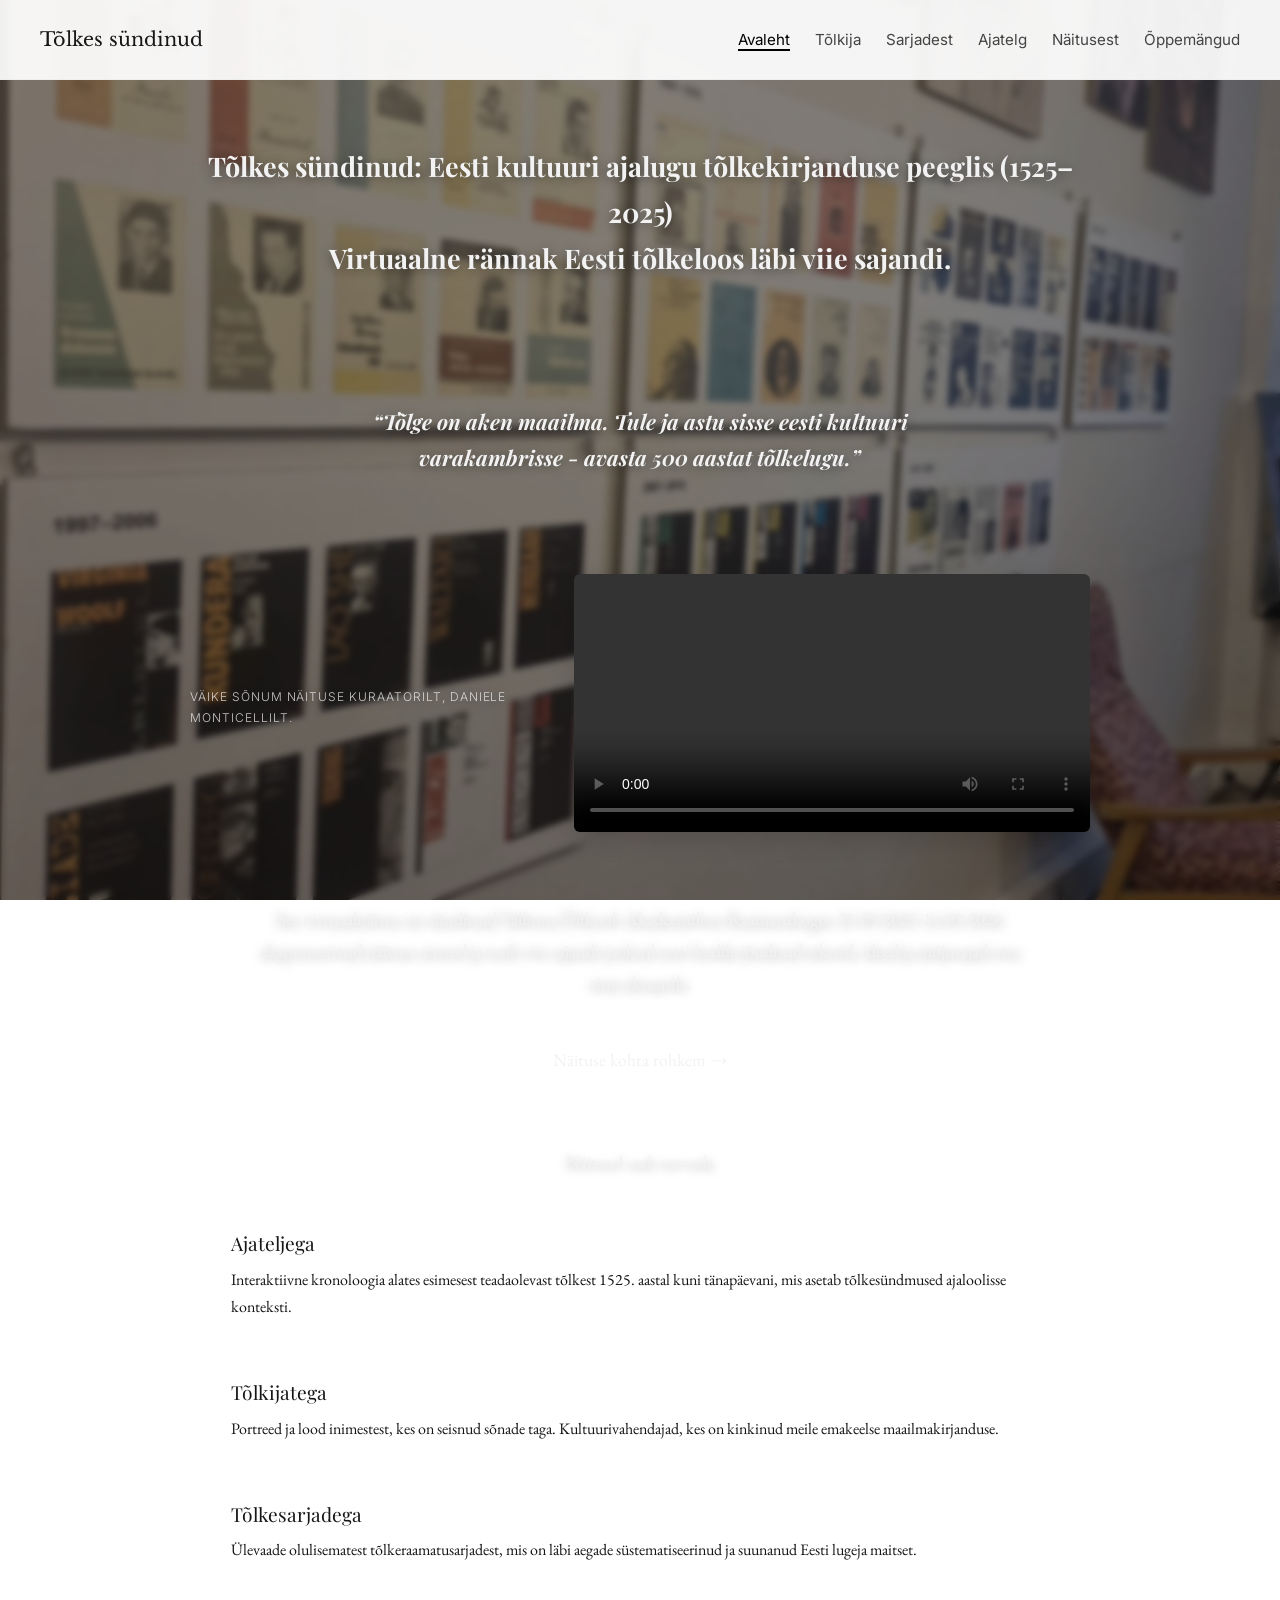
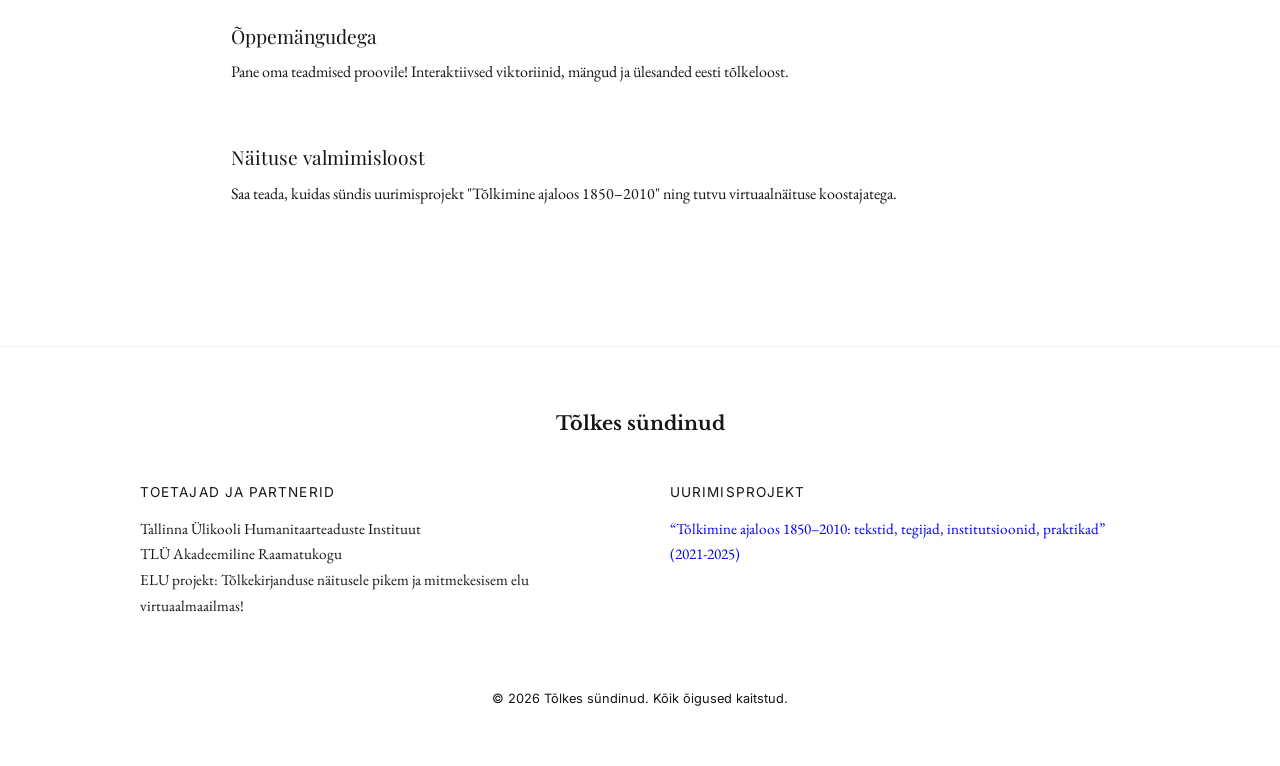
<file: index.html>
<!DOCTYPE html>
<html lang="et">
<head>
<meta charset="UTF-8">
<meta name="viewport" content="width=device-width, initial-scale=1.0">

<title>Tõlkes sündinud</title>

<link href="https://fonts.googleapis.com/css2?family=Libre+Baskerville:wght@700&family=Inter:wght@400;500&family=Playfair+Display:wght@600;700&family=EB+Garamond:wght@400;500&family=UnifrakturMaguntia&display=swap" rel="stylesheet">

<link rel="stylesheet" href="styles.css">

</head>

<body style="--bg-image: url('materjalid/näitus/näitus 6.jpeg');">


<nav class="navbar">

  <div class="logo">Tõlkes sündinud</div>

  <ul class="nav-links" id="navLinks">
    <li><a href="index.html" class="active">Avaleht</a></li>
    <li><a href="tõlkija.html">Tõlkija</a></li>
    <li><a href="sarjadest.html">Sarjadest</a></li>
    <li><a href="ajatelg.html">Ajatelg</a></li>
    <li><a href="näitusest.html">Näitusest</a></li>
    <li><a href="õppemängud.html">Õppemängud</a></li>
  </ul>

  <div class="hamburger" id="hamburger">
    <span></span>
    <span></span>
    <span></span>
  </div>

</nav>
<section class="hero">

<h1>
  Tõlkes sündinud: Eesti kultuuri ajalugu tõlkekirjanduse peeglis (1525–2025)
  <br>
  Virtuaalne rännak Eesti tõlkeloos läbi viie sajandi.
</h1>

<h3><i>“Tõlge on aken maailma. Tule ja astu sisse eesti kultuuri varakambrisse - avasta 500 aastat tõlkelugu.” </i></h3>

<div class="hero-content">

 <div class="video-section">

  <div class="video-text">
    <h4>Väike sõnum näituse kuraatorilt, Daniele Monticellilt.</h4>
  </div>

  <div class="video-wrapper">
    <video controls>
      <source src="materjalid/tervitusvideo.mp4" type="video/mp4">
    </video>
  </div>

</div>

</div>
</section>
<div class="hero-exhibit-link">
  <a href="näitusest.html">
    <span class="hero-exhibit-text">
      <p>See virtuaalnäitus on sündinud Tallinna Ülikooli Akadeemilises Raamatukogus 31.09.2025-14.03.2026 eksponeeritud näituse ainetel ja toob viie sajandi jooksul eesti keelde jõudnud tekstid, ideed ja mõjutajad otse sinu ekraanile. </p>
    </span>

    <span class="hero-exhibit-cta">
      Näituse kohta rohkem
    </span>
  </a>
</div>

<section class="hero-nav">
  <p class="hero-nav-intro">
    Näitusel saab tutvuda
  </p>

  <div class="hero-nav-grid">
 
    <a href="ajatelg.html" class="hero-nav-item">
      <span class="hero-nav-title">Ajateljega</span>
      <span class="hero-nav-text">
        Interaktiivne kronoloogia alates esimesest teadaolevast tõlkest 1525. aastal kuni tänapäevani, mis asetab tõlkesündmused ajaloolisse konteksti.
      </span>
    </a>
    
    <a href="tõlkija.html" class="hero-nav-item">
      <span class="hero-nav-title">Tõlkijatega</span>
      <span class="hero-nav-text">
        Portreed ja lood inimestest, kes on seisnud sõnade taga. Kultuurivahendajad, kes on kinkinud meile emakeelse maailmakirjanduse.
      </span>
    </a>

    <a href="sarjadest.html" class="hero-nav-item">
      <span class="hero-nav-title">Tõlkesarjadega</span>
      <span class="hero-nav-text">
        Ülevaade olulisematest tõlkeraamatusarjadest, mis on läbi aegade süstematiseerinud ja suunanud Eesti lugeja maitset.
      </span>
    </a>
       <a href="õppemängud.html" class="hero-nav-item">
      <span class="hero-nav-title">Õppemängudega</span>
      <span class="hero-nav-text">
        Pane oma teadmised proovile! Interaktiivsed viktoriinid, mängud ja ülesanded eesti tõlkeloost.
      </span>
    </a>

    <a href="näitusest.html" class="hero-nav-item">
      <span class="hero-nav-title">Näituse valmimisloost</span>
      <span class="hero-nav-text">
        Saa teada, kuidas sündis uurimisprojekt "Tõlkimine ajaloos 1850–2010" ning tutvu virtuaalnäituse koostajatega.
      </span>
    </a>

  </div>
</section>

</section>

<footer class="footer">

  <p class="footer-logo">Tõlkes sündinud</p>

  <div class="footer-grid">

    <div class="footer-col">
      <p class="footer-title">Toetajad ja partnerid</p>
      <p class="footer-text">
        Tallinna Ülikooli Humanitaarteaduste Instituut<br>
        TLÜ Akadeemiline Raamatukogu<br>
        ELU projekt: Tõlkekirjanduse näitusele pikem ja mitmekesisem elu virtuaalmaailmas!
      </p>
    </div>

    <div class="footer-col">
      <p class="footer-title">Uurimisprojekt</p>
      <p class="footer-text">
       <a href="https://translationinhistory.tlu.ee/" target="_blank"> “Tõlkimine ajaloos 1850–2010: tekstid, tegijad, institutsioonid, praktikad” (2021-2025) </a>
      </p>
    </div>
    </div>

  </div>

  <p class="footer-copy">© 2026 Tõlkes sündinud. Kõik õigused kaitstud.</p>

</footer>

<script src="script.js"></script>

</body>
</html>
</file>
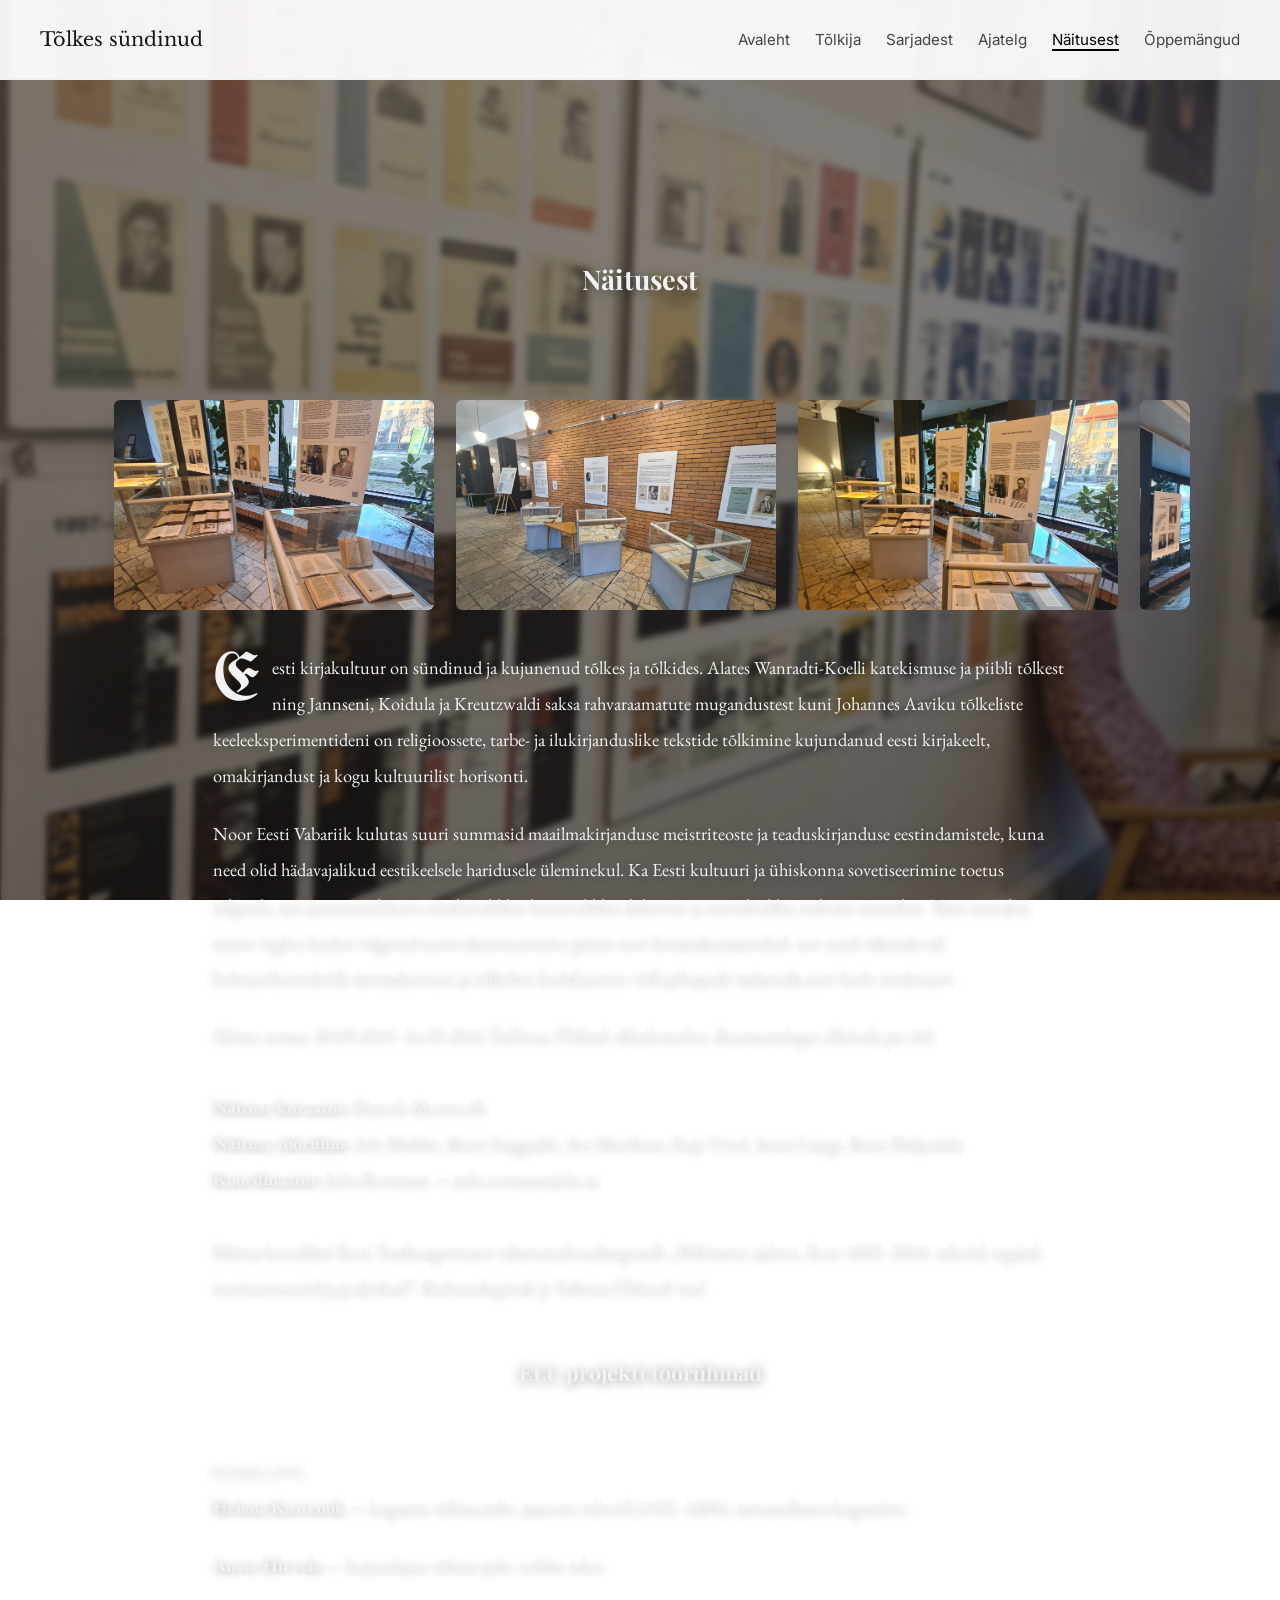
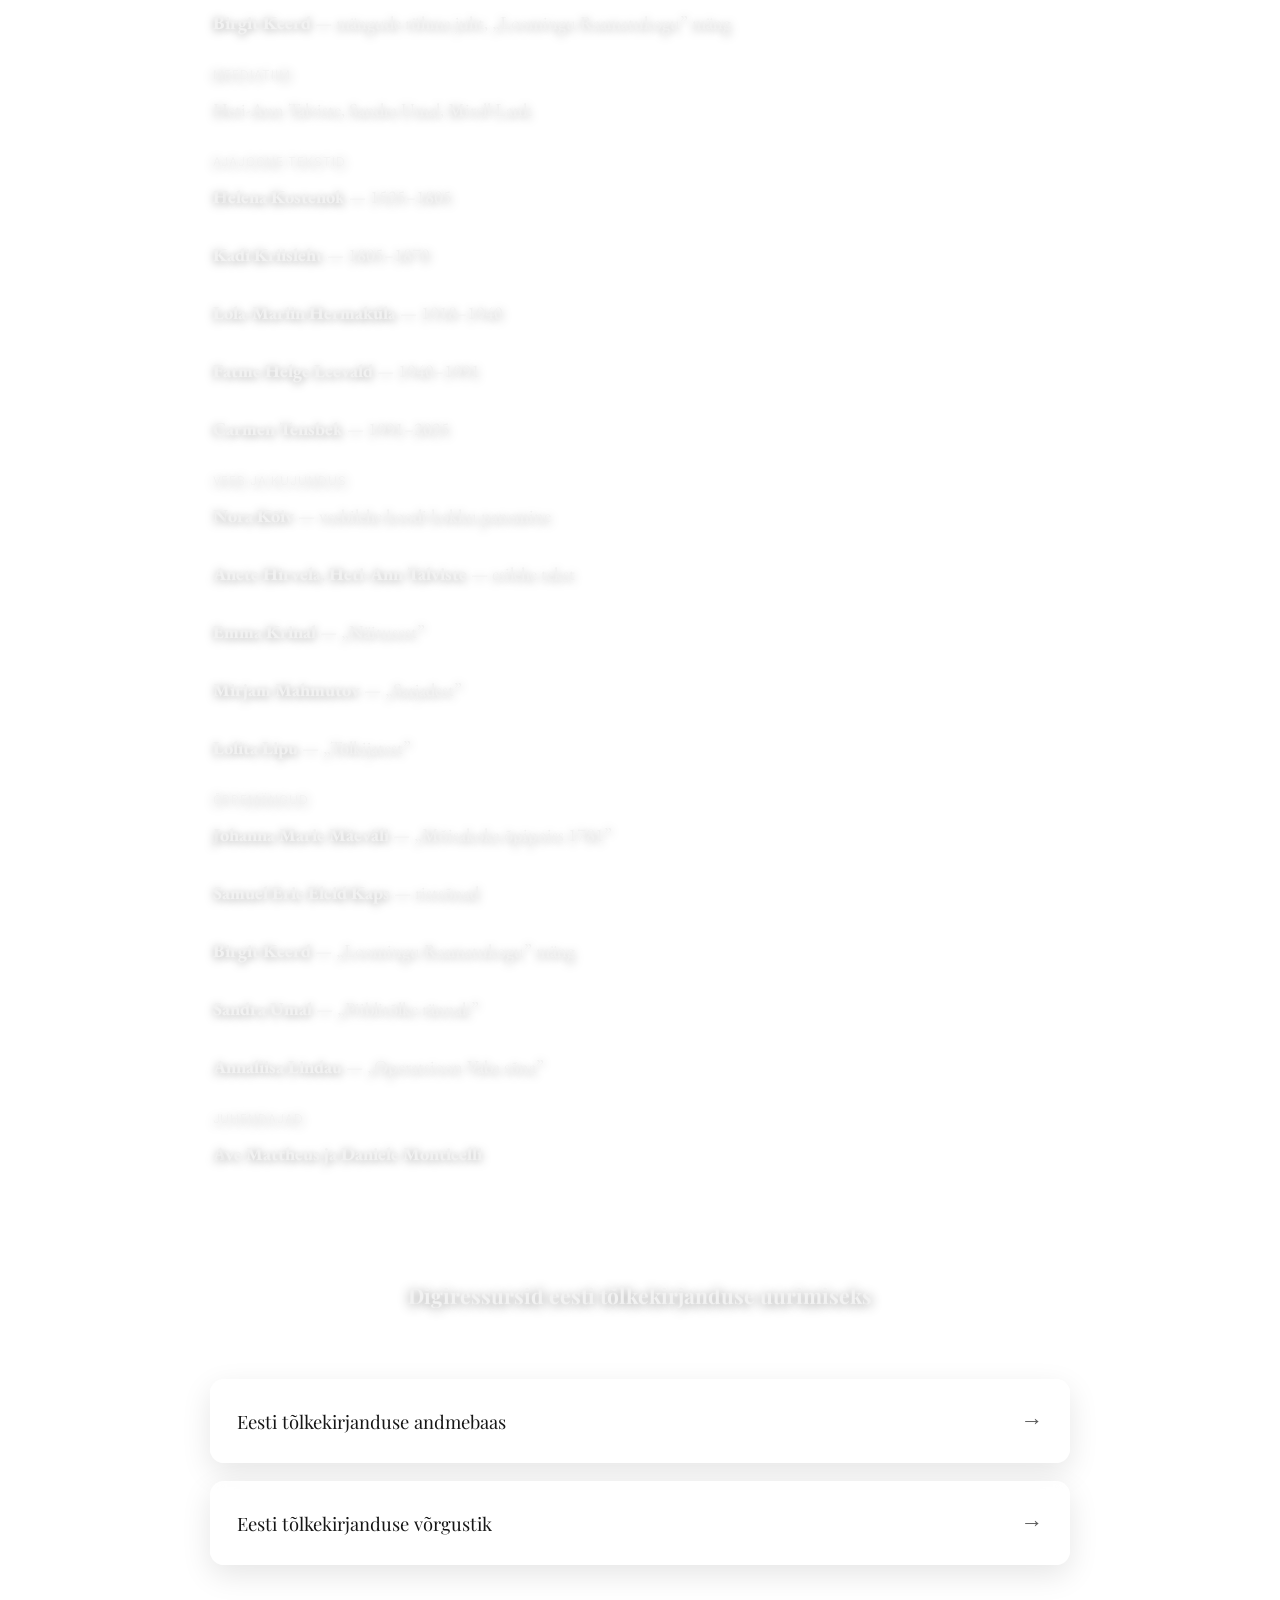
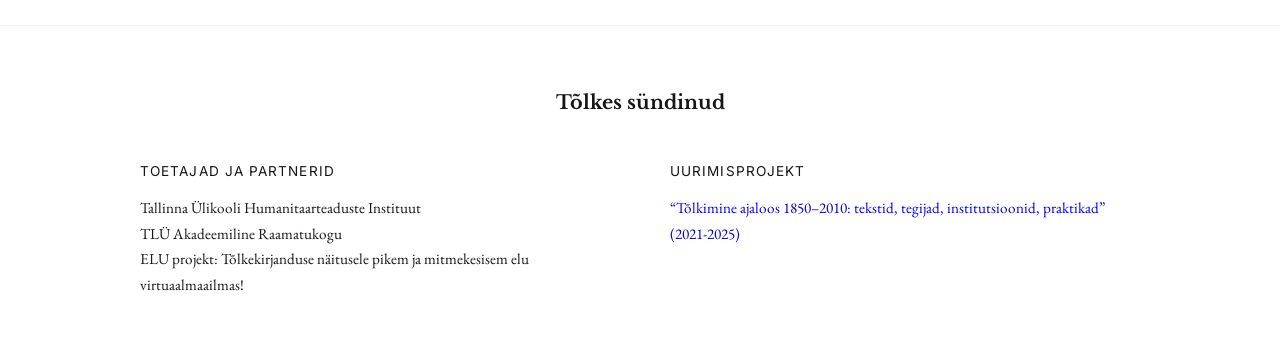
<file: näitusest.html>
<!DOCTYPE html>
<html lang="et">
<head>
<meta charset="UTF-8">
<meta name="viewport" content="width=device-width, initial-scale=1.0">
<title>Näitusest - Tõlkes sündinud</title>

<link href="https://fonts.googleapis.com/css2?family=Libre+Baskerville:wght@700&family=Inter:wght@400;500&family=Playfair+Display:wght@600;700&family=EB+Garamond:wght@400;500&family=UnifrakturMaguntia&display=swap" rel="stylesheet">

<link rel="stylesheet" href="styles.css">
</head>
<body style="--bg-image: url('materjalid/näitus/näitus 6.jpeg');">


<!-- NAVBAR -->
<nav class="navbar">

  <div class="logo">Tõlkes sündinud</div>

  <ul class="nav-links" id="navLinks">
    <li><a href="index.html">Avaleht</a></li>
    <li><a href="tõlkija.html">Tõlkija</a></li>
    <li><a href="sarjadest.html">Sarjadest</a></li>
    <li><a href="ajatelg.html">Ajatelg</a></li>
    <li><a href="näitusest.html" class="active">Näitusest</a></li>
    <li><a href="õppemängud.html">Õppemängud</a></li>
  </ul>


  <div class="hamburger" id="hamburger">
    <span></span>
    <span></span>
    <span></span>
  </div>

</nav>

<!-- HERO -->
<section class="näitusest-hero">
<h1>Näitusest</h1>

<div class="carousel">
  <div class="carousel-track">
    
    <!-- original set -->
    <img src="materjalid/näitus/näitus 1.jpeg">
    <img src="materjalid/näitus/näitus 2.jpeg">
    <img src="materjalid/näitus/näitus 3.jpeg">
    <img src="materjalid/näitus/näitus 4.jpeg">
    <img src="materjalid/näitus/näitus 5.jpeg">
    <img src="materjalid/näitus/näitus 6.jpeg">

    <!-- duplicate set (required for seamless loop) -->
    <img src="materjalid/näitus/näitus 1.jpeg">
    <img src="materjalid/näitus/näitus 2.jpeg">
    <img src="materjalid/näitus/näitus 3.jpeg">
    <img src="materjalid/näitus/näitus 4.jpeg">
    <img src="materjalid/näitus/näitus 5.jpeg">
    <img src="materjalid/näitus/näitus 6.jpeg">

  </div>
</div>




  <div class="näitusest-text">

    <p class="lead-text">
      Eesti kirjakultuur on sündinud ja kujunenud tõlkes ja tõlkides. Alates Wanradti-Koelli katekismuse ja piibli tõlkest ning Jannseni, Koidula ja Kreutzwaldi saksa rahvaraamatute mugandustest kuni Johannes Aaviku tõlkeliste keeleeksperimentideni on religioossete, tarbe- ja ilukirjanduslike tekstide tõlkimine kujundanud eesti kirjakeelt, omakirjandust ja kogu kultuurilist horisonti.
    </p>

    <p>
      Noor Eesti Vabariik kulutas suuri summasid maailmakirjanduse meistriteoste ja teaduskirjanduse eestindamistele, kuna need olid hädavajalikud eestikeelsele haridusele üleminekul. Ka Eesti kultuuri ja ühiskonna sovetiseerimine toetus tõlgetele, mis juurutasid Eestis marksistlikku-leninistlikku doktriini ja sotsialistliku realismi esteetikat. Täna tuntakse muret inglise keelest tõlgitud teoste domineerimise pärast eesti kirjandusmaastikul, sest need vähendavad kultuurikontaktide mitmekesisust ja tõlkeline keelekasutus võib pikapeale mõjutada eesti keele struktuuri.
    </p>

    <p class="meta">
    <i>Näitus toimus 30.09.2025–14.03.2026 Tallinna Ülikooli Akadeemilises Raamatukogus (Rävala pst 10).</i><br><br>

      <strong>Näituse kuraator:</strong> Daniele Monticelli<br>
      <strong>Näituse töörühm:</strong> Aile Möldre, Maris Saagpakk, Ave Mattheus, Kaja Tiisel, Anne Lange, Rene Haljasmäe<br>
      <strong>Koordinaator:</strong> Julia Reinman — julia.reinman@tlu.ee<br><br>

      Näitus korraldati Eesti Teadusagentuuri rahastatud teadusgrandi „Tõlkimine ajaloos, Eesti 1850–2010: tekstid, tegijad, institutsioonid ja praktikad”, Kultuurkapitali ja Tallinna Ülikooli toel.
    </p>

    <div class="team-section">

  <h3>ELU projekti töörühmad</h3>

  <div class="team-group">
    <h4>Rühmajuhid</h4>

    <p class="team">
      <strong>Helena Kostenok</strong> — kogujate rühma juht, ajajoone tekstid (1525–1805), metaandmete kogumine
    </p>

    <p class="team">
      <strong>Anete Hirvela</strong> — kujundajate rühma juht, esilehe tekst
    </p>

    <p class="team">
      <strong>Birgit Keerd</strong> — mängude rühma juht, „Loomingu Raamatukogu” mäng
    </p>
  </div>

  <div class="team-group">
    <h4>Meediatiim</h4>

    <p class="team">
      Heti-Ann Talviste, Sandra Umal, Mirell Lank
    </p>
  </div>

  <div class="team-group">
    <h4>Ajajoone tekstid</h4>

    <p class="team"><strong>Helena Kostenok</strong> — 1525–1805</p>
    <p><strong>Kadi Kriisleht</strong> — 1805–1870</p>
    <p><strong>Lola-Mariin Hermaküla</strong> — 1918–1940</p>
    <p><strong>Fatme Helge Leevald</strong> — 1940–1991</p>
    <p><strong>Carmen Tensbek</strong> — 1991–2025</p>
  </div>

  <div class="team-group">
    <h4>Veeb ja kujundus</h4>

    <p class="team">
      <strong>Nora Kõiv</strong> — veebilehe koodi kokku panemine
    </p>

    <p class="team">
      <strong>Anete Hirvela</strong>, <strong>Heti-Ann Talviste</strong> — esilehe tekst
    </p>

    <p class="team">
      <strong>Emma Krinal</strong> — „Näitusest”
    </p>

    <p class="team">
      <strong>Mirjam Mahmutov</strong> — „Sarjadest”
    </p>

    <p class="team">
      <strong>Lolita Lipu</strong> — „Tõlkijatest”
    </p>
  </div>

  <div class="team-group">
    <h4>Õppemängud</h4>

    <p class="team">
      <strong>Johanna Marie Mäeväli</strong> — „Mõisakoka õpipoiss 1781”
    </p>

    <p class="team">
      <strong>Samuel Eric Elcid Kaps</strong> — ristsõnad
    </p>

    <p class="team">
      <strong>Birgit Keerd</strong> — „Loomingu Raamatukogu” mäng
    </p>

    <p class="team">
      <strong>Sandra Umal</strong> — „Piiblitõlke rännak”
    </p>

    <p class="team">
      <strong>Annaliisa Lindau</strong> — „Operatsioon Vaba sõna”
    </p>
  </div>

 <div class="team-group">
    <h4>Juhendajad</h4>

     <p class="team">
      <strong>Ave Mattheus ja Daniele Monticelli</strong>
    </p>
    
    </div>
</div>

  </div>
<div class="resource-section">

  <h3>Digiressursid eesti tõlkekirjanduse uurimiseks</h3>

  <div class="resource-links">

    <a 
      class="resource-card"
      href="https://kirjandus.tlulib.ee"
      target="_blank"
    >
      <span class="resource-title">
        Eesti tõlkekirjanduse andmebaas
      </span>

      <span class="resource-arrow">→</span>
    </a>

    <a 
      class="resource-card"
      href="https://data.digar.ee/netl/?_gl=1*14oiw7i*_ga*OTcyODc1NjgzLjE3Nzk1MTYyMjM.*_ga_45E84NEWMH*czE3Nzk1MTYyMjIkbzEkZzAkdDE3Nzk1MTYyMjIkajYwJGwwJGg"
      target="_blank"
    >
      <span class="resource-title">
        Eesti tõlkekirjanduse võrgustik
      </span>

      <span class="resource-arrow">→</span>
    </a>

  </div>

</div>

</section>




<footer class="footer">

  <p class="footer-logo">Tõlkes sündinud</p>

  <div class="footer-grid">

    <div class="footer-col">
      <p class="footer-title">Toetajad ja partnerid</p>
      <p class="footer-text">
        Tallinna Ülikooli Humanitaarteaduste Instituut<br>
        TLÜ Akadeemiline Raamatukogu<br>
        ELU projekt: Tõlkekirjanduse näitusele pikem ja mitmekesisem elu virtuaalmaailmas!
      </p>
    </div>

    <div class="footer-col">
      <p class="footer-title">Uurimisprojekt</p>
      <p class="footer-text">
       <a href="https://translationinhistory.tlu.ee/" target="_blank"> “Tõlkimine ajaloos 1850–2010: tekstid, tegijad, institutsioonid, praktikad” (2021-2025) </a>
      </p>
    </div>
    </div>

  </div>

<!-- IMAGE MODAL OVERLAY -->
<div id="imageModal" class="image-modal">
  
  <span id="modalClose" class="modal-close">&times;</span>

  <img id="modalImage" class="modal-content" />

</div>

<script src="script.js"></script>

</body>
</html>
</file>
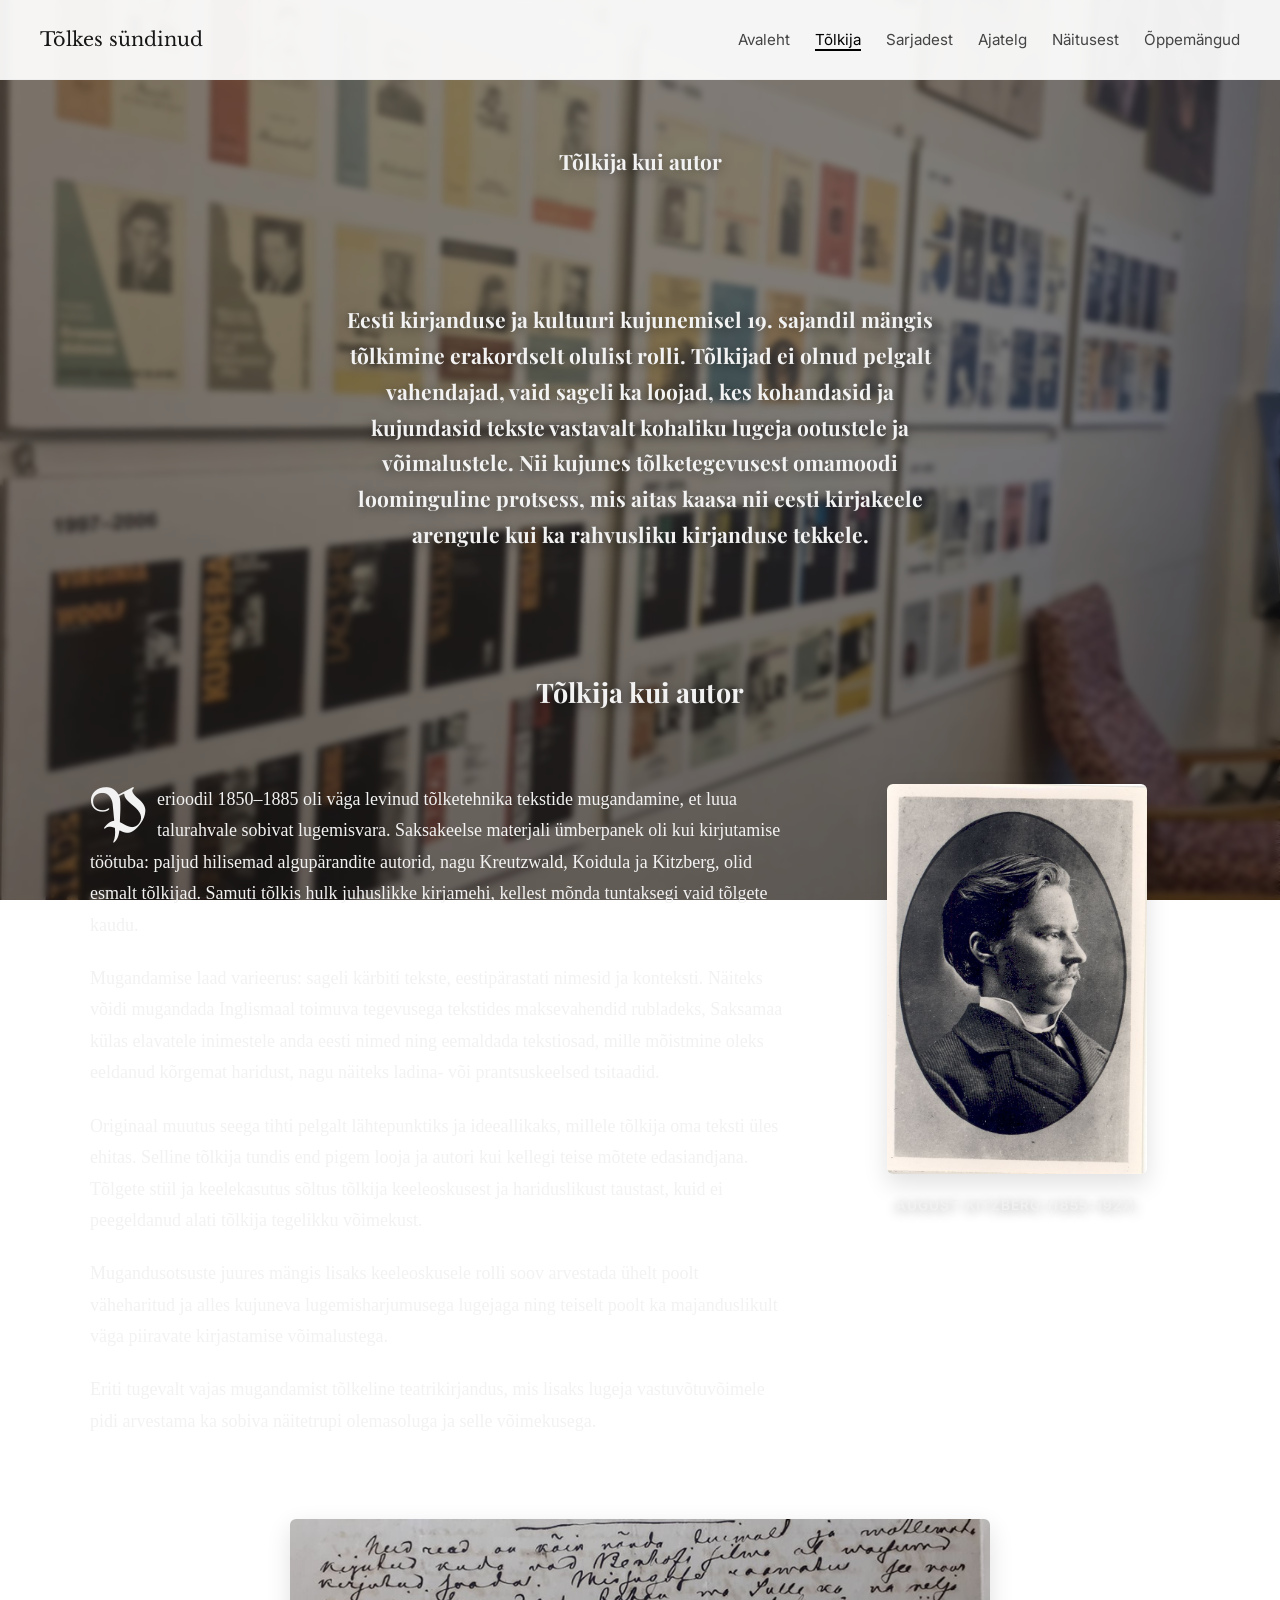
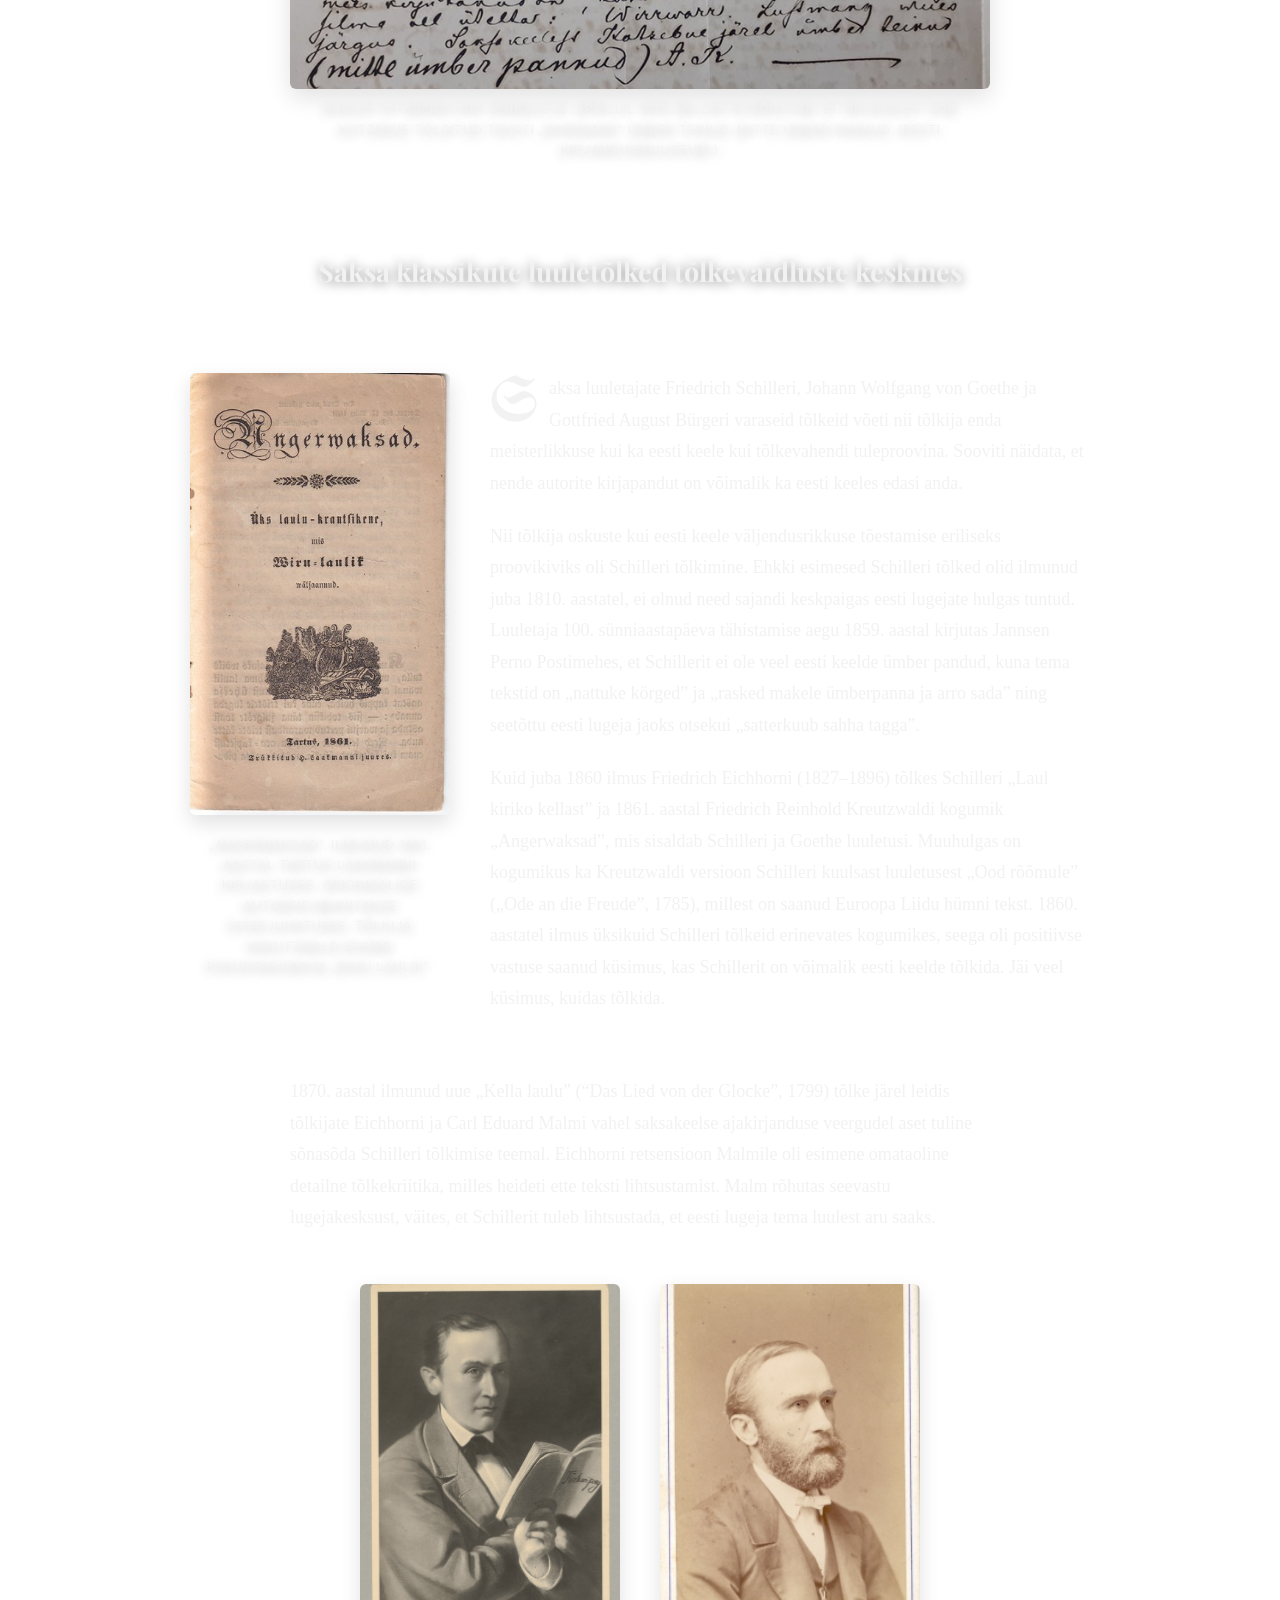
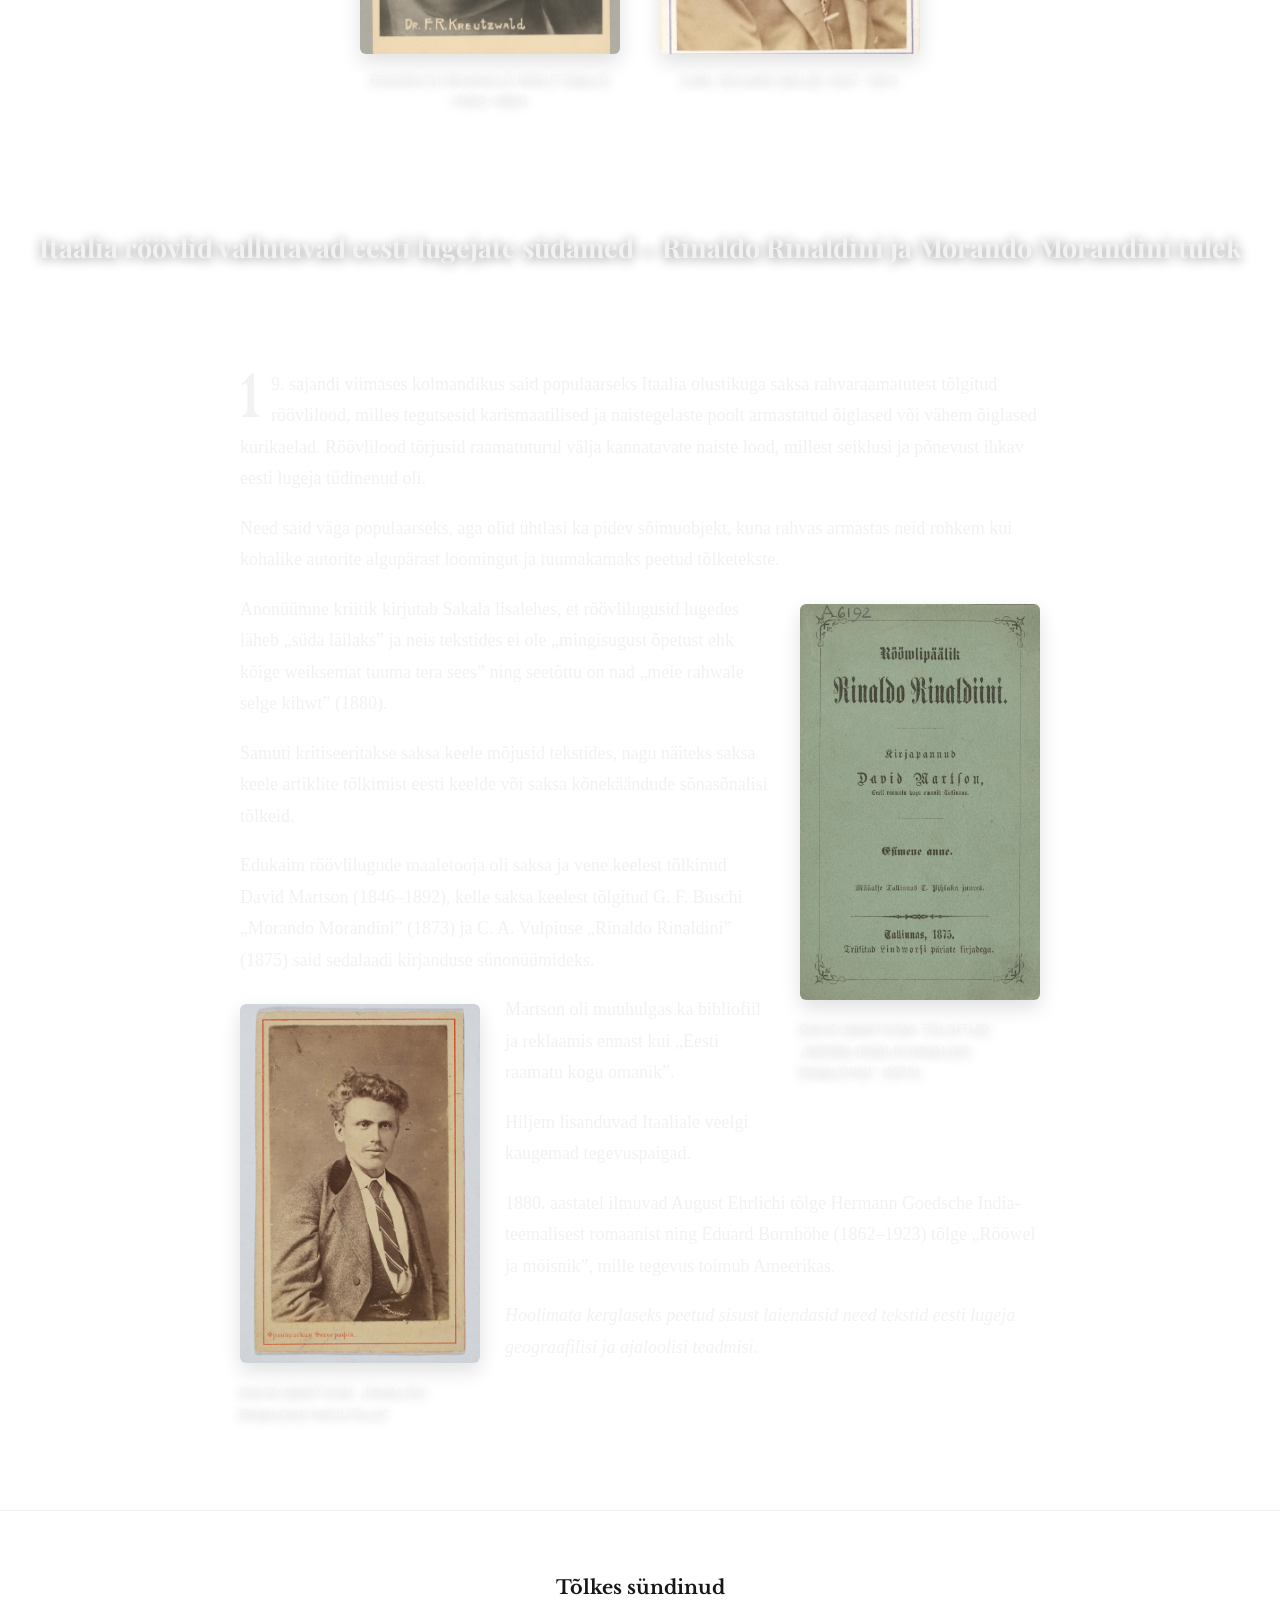
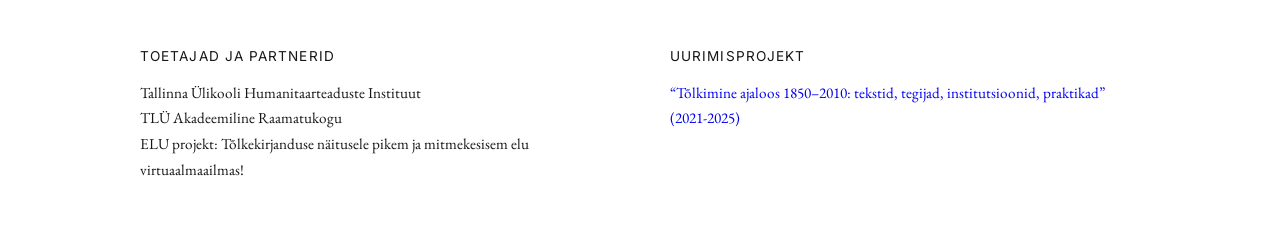
<file: tõlkija.html>
<!DOCTYPE html>
<html lang="et">
<head>
<meta charset="UTF-8">
<meta name="viewport" content="width=device-width, initial-scale=1.0">
<title>Tõlkija kui autor - Tõlkes sündinud</title>

<link href="https://fonts.googleapis.com/css2?family=Libre+Baskerville:wght@700&family=Inter:wght@400;500&family=Playfair+Display:wght@600;700&family=EB+Garamond:wght@400;500&family=UnifrakturMaguntia&display=swap" rel="stylesheet">

<link rel="stylesheet" href="styles.css">
</head>
<body style="--bg-image: url('materjalid/näitus/näitus 6.jpeg');">



<!-- NAVBAR -->
<nav class="navbar">

  <div class="logo">Tõlkes sündinud</div>

  <ul class="nav-links" id="navLinks">
    <li><a href="index.html">Avaleht</a></li>
    <li><a href="tõlkija.html"class="active">Tõlkija</a></li>
    <li><a href="sarjadest.html">Sarjadest</a></li>
    <li><a href="ajatelg.html">Ajatelg</a></li>
    <li><a href="näitusest.html">Näitusest</a></li>
    <li><a href="õppemängud.html">Õppemängud</a></li>
  </ul>


  <div class="hamburger" id="hamburger">
    <span></span>
    <span></span>
    <span></span>
  </div>

</nav>


<!-- HERO SECTION -->
 <section class="text-inverse">
<section class="hero">

  <h1>Tõlkija kui autor</h1>



  <h3>
    Eesti kirjanduse ja kultuuri kujunemisel 19. sajandil mängis tõlkimine erakordselt olulist rolli. Tõlkijad ei olnud pelgalt vahendajad, vaid sageli ka loojad, kes kohandasid ja kujundasid tekste vastavalt kohaliku lugeja ootustele ja võimalustele. Nii kujunes tõlketegevusest omamoodi loominguline protsess, mis aitas kaasa nii eesti kirjakeele arengule kui ka rahvusliku kirjanduse tekkele. 
  </h3>

</div>

<h2>Tõlkija kui autor</h2>

<div class="author-layout">

  <!-- LEFT: TEXT -->
  <div class="author-text">
    <p class="dropcap">
      Perioodil 1850–1885 oli väga levinud tõlketehnika tekstide mugandamine, et luua talurahvale sobivat lugemisvara. 
      Saksakeelse materjali ümberpanek oli kui kirjutamise töötuba: paljud hilisemad algupärandite autorid, nagu Kreutzwald, Koidula ja Kitzberg, olid esmalt tõlkijad. 
      Samuti tõlkis hulk juhuslikke kirjamehi, kellest mõnda tuntaksegi vaid tõlgete kaudu.
    </p>

    <p>
      Mugandamise laad varieerus: sageli kärbiti tekste, eestipärastati nimesid ja konteksti. 
      Näiteks võidi mugandada Inglismaal toimuva tegevusega tekstides maksevahendid rubladeks, Saksamaa külas elavatele inimestele anda eesti nimed ning eemaldada tekstiosad, mille mõistmine oleks eeldanud kõrgemat haridust, nagu näiteks ladina- või prantsuskeelsed tsitaadid.
    </p>

    <p>
     Originaal muutus seega tihti pelgalt lähtepunktiks ja ideeallikaks, millele tõlkija oma teksti üles ehitas. 
     Selline tõlkija tundis end pigem looja ja autori kui kellegi teise mõtete edasiandjana. 
     Tõlgete stiil ja keelekasutus sõltus tõlkija keeleoskusest ja hariduslikust taustast, kuid ei peegeldanud alati tõlkija tegelikku võimekust. 

    </p>
    <p>
      Mugandusotsuste juures mängis lisaks keeleoskusele rolli soov arvestada ühelt poolt väheharitud ja alles kujuneva lugemisharjumusega lugejaga ning teiselt poolt ka majanduslikult väga piiravate kirjastamise võimalustega. 
    </p>

    <p>
      Eriti tugevalt vajas mugandamist tõlkeline teatrikirjandus, mis lisaks lugeja vastuvõtuvõimele pidi arvestama ka sobiva näitetrupi olemasoluga ja selle võimekusega.
    </p>
  </div>

  <!-- RIGHT: AUTHOR PORTRAIT -->
  <div class="author-portrait">
    <img src="materjalid/Tolkija/AK.jpg" alt="Autor">
    <h4>August Kitzberg (1855–1927)
</h4>
  </div>

</div>

<!-- IMAGE BLOCK (unchanged) -->
<div class="image-block">
  <img src="materjalid/Tolkija/ak kiri.png" alt="Kirjeldus pildist">

  <h4 class="image-caption">
    August Kitzbergi kiri vennale 22. aprillil 1878, milles ta rõhutab, et on August von Kotzebue tõlgitud teksti „Wirrwarr” ümber teinud, mitte ümber pannud. (Eesti Kirjandusmuuseum.)
  </h4>
</div>

<h2>Saksa klassikute luuletõlked tõlkevaidluste keskmes</h2>

<div class="text-image-block">

  <!-- LEFT IMAGE -->
  <div class="side-image">
    <img src="materjalid/Tolkija/Angerwaksad.jpg">
    <h4>„Angerwaksad”, ilmunud 1861. aastal Tartus Laakmanni kirjastuses. Originaalide autoreid mainitakse sissejuhatuses, tõlkija Kreutzwald esineb pseudonüümiga „Wiru laulik”. </h4>
  </div>

  <!-- RIGHT TEXT -->
  <div class="text-content">
    <p class="dropcap">
      Saksa luuletajate Friedrich Schilleri, Johann Wolfgang von Goethe ja Gottfried August Bürgeri varaseid tõlkeid võeti nii tõlkija enda meisterlikkuse kui ka eesti keele kui tõlkevahendi tuleproovina. Sooviti näidata, et nende autorite kirjapandut on võimalik ka eesti keeles edasi anda. 

    </p>

    <p>
     Nii tõlkija oskuste kui eesti keele väljendusrikkuse tõestamise eriliseks proovikiviks oli Schilleri tõlkimine. Ehkki esimesed Schilleri tõlked olid ilmunud juba 1810. aastatel, ei olnud need sajandi keskpaigas eesti lugejate hulgas tuntud. 
Luuletaja 100. sünniaastapäeva tähistamise aegu 1859. aastal kirjutas Jannsen Perno Postimehes, et Schillerit ei ole veel eesti keelde ümber pandud, kuna tema tekstid on „nattuke körged” ja „rasked makele ümberpanna ja arro sada” ning seetõttu eesti lugeja jaoks otsekui „satterkuub sahha tagga”. 

    </p>

    <p>
     Kuid juba 1860 ilmus Friedrich Eichhorni (1827–1896) tõlkes Schilleri „Laul kiriko kellast” ja 1861. aastal Friedrich Reinhold Kreutzwaldi kogumik „Angerwaksad”, mis sisaldab Schilleri ja Goethe luuletusi. Muuhulgas on kogumikus ka Kreutzwaldi versioon Schilleri kuulsast luuletusest „Ood rõõmule” („Ode an die Freude”, 1785), millest on saanud Euroopa Liidu hümni tekst. 
1860. aastatel ilmus üksikuid Schilleri tõlkeid erinevates kogumikes, seega oli positiivse vastuse saanud küsimus, kas Schillerit on võimalik eesti keelde tõlkida. Jäi veel küsimus, kuidas tõlkida. 

    </p>
  </div>

</div>

<!-- ✅ THIS PARAGRAPH IS NOW OUTSIDE THE GRID -->
<p class="section-end">
1870. aastal ilmunud uue „Kella laulu” (“Das Lied von der Glocke”, 1799) tõlke järel leidis tõlkijate Eichhorni ja Carl Eduard Malmi vahel saksakeelse ajakirjanduse veergudel aset tuline sõnasõda Schilleri tõlkimise teemal. Eichhorni retsensioon Malmile oli esimene omataoline detailne tõlkekriitika, milles heideti ette teksti lihtsustamist. Malm rõhutas seevastu lugejakesksust, väites, et Schillerit tuleb lihtsustada, et eesti lugeja tema luulest aru saaks. 
</p>

<!-- TWO IMAGES -->
<div class="image-row">
  <div class="image-item">
    <img src="materjalid/Tolkija/Kreutzwald.jpg">
    <h4>Friedrich Reinhold Kreutzwald (1803–1882)</h4>
  </div>

  <div class="image-item">
    <img src="materjalid/Tolkija/Malm.jpg">
    <h4>Carl Eduard Malm (1837–1901)</h4>
  </div>
</div>

<h2>Itaalia röövlid vallutavad eesti lugejate südamed – Rinaldo Rinaldini ja Morando Morandini tulek
</h2>

<section class="text-image-flow">

  <!-- P1 (dropcap) -->
  <p class="dropcap">
    19. sajandi viimases kolmandikus said populaarseks Itaalia olustikuga saksa rahvaraamatutest tõlgitud röövlilood, milles tegutsesid karismaatilised ja naistegelaste poolt armastatud õiglased või vähem õiglased kurikaelad. Röövlilood tõrjusid raamatuturul välja kannatavate naiste lood, millest seiklusi ja põnevust ihkav eesti lugeja tüdinenud oli.
  </p>

  <p>
    Need said väga populaarseks, aga olid ühtlasi ka pidev sõimuobjekt, kuna rahvas armastas neid rohkem kui kohalike autorite algupärast loomingut ja tuumakamaks peetud tõlketekste.
  </p>

  <!-- RIGHT IMAGE -->
  <div class="float-image right">
    <img src="materjalid/Tolkija/rinaldo-001.png" alt="">
    <h4>
      David Martsoni tõlgitud „Rööwlipäälik Rinaldo Rinaldiini” (1875).
    </h4>
  </div>

  <p>
    Anonüümne kriitik kirjutab Sakala lisalehes, et röövlilugusid lugedes läheb „süda läilaks” ja neis tekstides ei ole „mingisugust õpetust ehk kõige weiksemat tuuma tera sees” ning seetõttu on nad „meie rahwale selge kihwt” (1880).
  </p>

  <p>
    Samuti kritiseeritakse saksa keele mõjusid tekstides, nagu näiteks saksa keele artiklite tõlkimist eesti keelde või saksa kõnekäändude sõnasõnalisi tõlkeid.
  </p>

  <p>
    Edukaim röövlilugude maaletooja oli saksa ja vene keelest tõlkinud David Martson (1846–1892), kelle saksa keelest tõlgitud G. F. Buschi „Morando Morandini” (1873) ja C. A. Vulpiuse „Rinaldo Rinaldini” (1875) said sedalaadi kirjanduse sünonüümideks.
  </p>

  <!-- LEFT IMAGE (lower) -->
  <div class="float-image left">
    <img src="materjalid/Tolkija/DM.jpg" alt="">
    <h4>
      David Martson, „Rinaldo Rinaldini kirjutaja”.
    </h4>
  </div>

  <p>
    Martson oli muuhulgas ka bibliofiil ja reklaamis ennast kui „Eesti raamatu kogu omanik”.
  </p>

  <p>
    Hiljem lisanduvad Itaaliale veelgi kaugemad tegevuspaigad.
  </p>

  <p>
    1880. aastatel ilmuvad August Ehrlichi tõlge Hermann Goedsche India-teemalisest romaanist ning Eduard Bornhöhe (1862–1923) tõlge „Rööwel ja möisnik”, mille tegevus toimub Ameerikas.
  </p>

  <p>
    <i>Hoolimata kerglaseks peetud sisust laiendasid need tekstid eesti lugeja geograafilisi ja ajaloolisi teadmisi.</i>
  </p>

</section>

</section>
 </section> 

<!-- FOOTER -->
<footer class="footer">

  <p class="footer-logo">Tõlkes sündinud</p>

  <div class="footer-grid">

    <div class="footer-col">
      <p class="footer-title">Toetajad ja partnerid</p>
      <p class="footer-text">
        Tallinna Ülikooli Humanitaarteaduste Instituut<br>
        TLÜ Akadeemiline Raamatukogu<br>
        ELU projekt: Tõlkekirjanduse näitusele pikem ja mitmekesisem elu virtuaalmaailmas!
      </p>
    </div>

    <div class="footer-col">
      <p class="footer-title">Uurimisprojekt</p>
      <p class="footer-text">
       <a href="https://translationinhistory.tlu.ee/" target="_blank"> “Tõlkimine ajaloos 1850–2010: tekstid, tegijad, institutsioonid, praktikad” (2021-2025) </a>
      </p>
    </div>
    </div>

  </div>

<script src="script.js"></script>
</body>
</html>
</file>
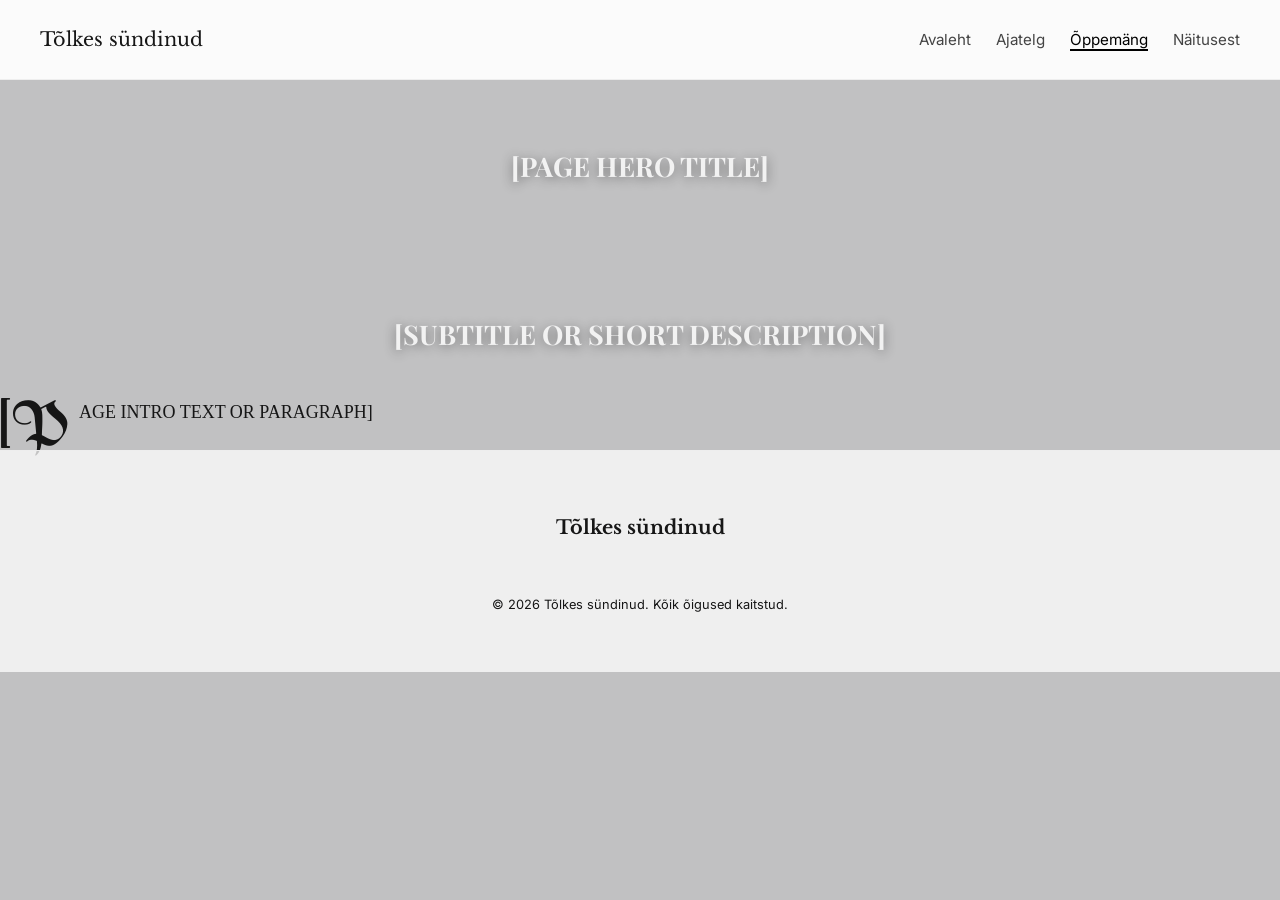
<file: õppemäng.html>
<!DOCTYPE html>
<html lang="et">
<head>
<meta charset="UTF-8">
<meta name="viewport" content="width=device-width, initial-scale=1.0">
<title>Õppemäng - Tõlkes sündinud</title>

<link href="https://fonts.googleapis.com/css2?family=Libre+Baskerville:wght@700&family=Inter:wght@400;500&family=Playfair+Display:wght@600;700&family=EB+Garamond:wght@400;500&family=UnifrakturMaguntia&display=swap" rel="stylesheet">

<link rel="stylesheet" href="styles.css">
</head>
<body>

<!-- NAVBAR -->
<nav class="navbar">

  <div class="logo">Tõlkes sündinud</div>

  <ul class="nav-links" id="navLinks">
    <li><a href="index.html">Avaleht</a></li>
    <li><a href="ajatelg.html">Ajatelg</a></li>
    <li><a href="õppemäng.html"class="active">Õppemäng</a></li>
    <li><a href="näitusest.html">Näitusest</a></li>
  </ul>

  <div class="hamburger" id="hamburger">
    <span></span>
    <span></span>
    <span></span>
  </div>

</nav>

<!-- HERO SECTION --> 
<section class="hero">

  <h1>[PAGE HERO TITLE]</h1>

  <!-- Optional hero content like text + video -->
  <div class="hero-content">
    <div class="hero-text">
      <h2>[SUBTITLE OR SHORT DESCRIPTION]</h2>
    </div>

    <!-- Optional video -->
    <div class="video-wrapper">
      <!-- Only include if the page has a video -->
      <!--
      <video controls>
        <source src="materjalid/tervitusvideo.mp4" type="video/mp4">
        Your browser does not support the video tag.
      </video>
      -->
    </div>
  </div>

  <p class="dropcap">
    [PAGE INTRO TEXT OR PARAGRAPH]
  </p>

</section>

<!-- FOOTER -->
<footer class="footer">
  <p class="footer-logo">Tõlkes sündinud</p>
  <p class="footer-copy">© 2026 Tõlkes sündinud. Kõik õigused kaitstud.</p>
</footer>

<script src="script.js"></script>
</body>
</html>
</file>
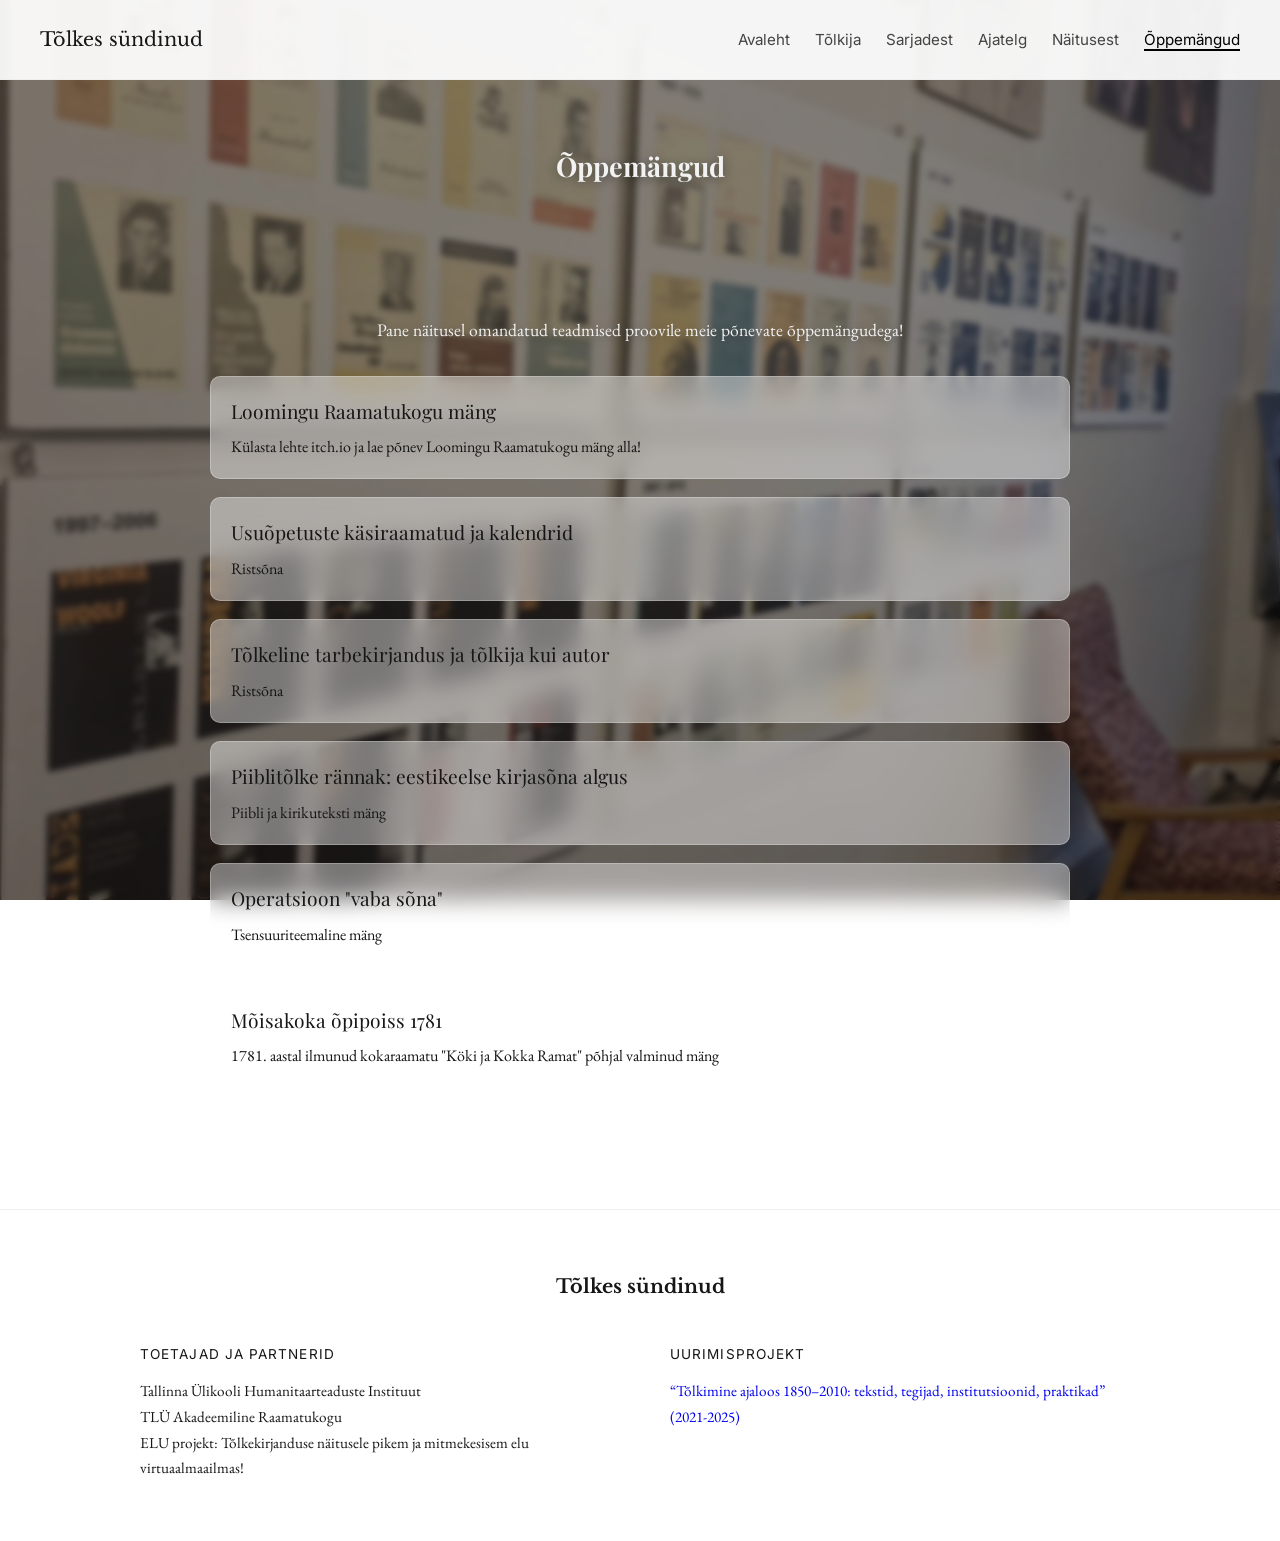
<file: õppemängud.html>
<!DOCTYPE html>
<html lang="et">
<head>
<meta charset="UTF-8">
<meta name="viewport" content="width=device-width, initial-scale=1.0">
<title>Õppemängud - Tõlkes sündinud</title>

<link href="https://fonts.googleapis.com/css2?family=Libre+Baskerville:wght@700&family=Inter:wght@400;500&family=Playfair+Display:wght@600;700&family=EB+Garamond:wght@400;500&family=UnifrakturMaguntia&display=swap" rel="stylesheet">

<link rel="stylesheet" href="styles.css">
</head>
<body style="--bg-image: url('materjalid/näitus/näitus 6.jpeg');">


<!-- NAVBAR -->
<nav class="navbar">

  <div class="logo">Tõlkes sündinud</div>

  <ul class="nav-links" id="navLinks">
    <li><a href="index.html">Avaleht</a></li>
    <li><a href="tõlkija.html">Tõlkija</a></li>
    <li><a href="sarjadest.html">Sarjadest</a></li>
    <li><a href="ajatelg.html">Ajatelg</a></li>
    <li><a href="näitusest.html">Näitusest</a></li>
    <li><a href="õppemängud.html" class="active">Õppemängud</a></li>
  </ul>


  <div class="hamburger" id="hamburger">
    <span></span>
    <span></span>
    <span></span>
  </div>

</nav>

<!-- HERO SECTION --> 
<section class="hero">

  <h1>Õppemängud</h1>

  <!-- Optional hero content like text + video -->

    <!-- Optional video -->
    <div class="video-wrapper">
      <!-- Only include if the page has a video -->
      <!--
      <video controls>
        <source src="materjalid/tervitusvideo.mp4" type="video/mp4">
        Your browser does not support the video tag.
      </video>
      -->
    </div>
  </div>
<section class="hero-nav">
  <p class="hero-nav-intro">
Pane näitusel omandatud teadmised proovile meie põnevate õppemängudega!
  </p>

  <div class="hero-nav-grid">

    <a href="https://tuvitadike.itch.io/loomingu-raamatukogu-mng" class="hero-nav-item" target="_blank">
      <span class="hero-nav-title">Loomingu Raamatukogu mäng</span>
      <span class="hero-nav-text">
        Külasta lehte itch.io ja lae põnev Loomingu Raamatukogu mäng alla!
      </span>
    </a>

    <a href="https://crosswordlabs.com/view/usuopetuste-kasiraamatud-ja-kalendrid" class="hero-nav-item" target="_blank">
      <span class="hero-nav-title">Usuõpetuste käsiraamatud ja kalendrid</span>
      <span class="hero-nav-text">
       Ristsõna
      </span>
    </a>

    <a href="https://crosswordlabs.com/view/tolkeline-tarbekirjandus-ja-tolkija-kui-autor" class="hero-nav-item" target="_blank">
      <span class="hero-nav-title">Tõlkeline tarbekirjandus ja tõlkija kui autor</span>
      <span class="hero-nav-text">
         Ristsõna
      </span>
    </a>

    <a href="https://view.genially.com/69e2447ea359d668d7e4b2a7" class="hero-nav-item" target="_blank">
      <span class="hero-nav-title">Piiblitõlke rännak: eestikeelse kirjasõna algus </span>
      <span class="hero-nav-text">
      Piibli ja kirikuteksti mäng
      </span>
    </a>

    <a href="https://view.genially.com/69e1238bfccd216a5b974a9b" class="hero-nav-item" target="_blank">
      <span class="hero-nav-title">Operatsioon "vaba sõna"</span>
      <span class="hero-nav-text">
        Tsensuuriteemaline mäng
      </span>
    </a>

  <a href="https://view.genially.com/69ee53b6056abb534d760036" class="hero-nav-item" target="_blank">
      <span class="hero-nav-title">Mõisakoka õpipoiss 1781</span>
      <span class="hero-nav-text">
        1781. aastal ilmunud kokaraamatu "Köki ja Kokka Ramat" põhjal valminud mäng
      </span>
    </a>    

  </div>
</section>


</section>

<!-- FOOTER -->
<footer class="footer">

  <p class="footer-logo">Tõlkes sündinud</p>

  <div class="footer-grid">

    <div class="footer-col">
      <p class="footer-title">Toetajad ja partnerid</p>
      <p class="footer-text">
        Tallinna Ülikooli Humanitaarteaduste Instituut<br>
        TLÜ Akadeemiline Raamatukogu<br>
        ELU projekt: Tõlkekirjanduse näitusele pikem ja mitmekesisem elu virtuaalmaailmas!
      </p>
    </div>

    <div class="footer-col">
      <p class="footer-title">Uurimisprojekt</p>
      <p class="footer-text">
       <a href="https://translationinhistory.tlu.ee/" target="_blank"> “Tõlkimine ajaloos 1850–2010: tekstid, tegijad, institutsioonid, praktikad” (2021-2025) </a>
      </p>
    </div>
    </div>

  </div>

<script src="script.js"></script>
</body>
</html>
</file>
<file: styles.css>
/* =========================================================
   VARIABLES (SYSTEM-BASED TYPOGRAPHY)
   ========================================================= */
:root {
  --nav-height: 80px;

  /* Background */
  --bg-color: #fafafa;

  /* TEXT SYSTEM (semantic, not literal colors) */
 --text-primary: #161616;
  --text-secondary: #5e5e5e;

  /* softer hero text */
  --text-inverse:#f2f2f2;
  /* Borders + accents */
  --border-color: #e5e5e5;
  --accent-color: #000;

  /* Fonts */
  --font-serif: "EB Garamond", serif;
  --font-heading: "Playfair Display", serif;
  --font-ui: "Inter", sans-serif;
  --font-logo: "Libre Baskerville", serif;
}

/* =========================================================
   RESET + THEME BASE
   ========================================================= */
* {
  box-sizing: border-box;
}

html, body {
  margin: 0;
  padding: 0;
  overflow-x: hidden;
}

h1, h2, h3, h4, p {
  margin: 0;
}

/* Default (light theme) */
body {

  color: var(--text-primary);
}

body.theme-dark {
  --text-primary: #f1f1f1;
  --text-secondary: #cfcfcf;
}

.text-inverse {
  color: var(--text-inverse);
}

/* =========================================================
  TYPOGRAPHY
   ========================================================= */

/* HEADINGS */
h1 {
  font-family: var(--font-heading);
  padding: 5%;
}

h2, h3 {
  font-family: var(--font-heading);
  padding: 3%;
}

/* UI TEXT */

/*DROPCAP*/

.dropcap::first-letter {
  font-family: "UnifrakturMaguntia", cursive;
  font-size: 4rem;
  float: left;
  line-height: 0.8;
  margin-right: 10px;
  margin-top: 6px;
}

/* BODY TEXT BASE */
body {
  font-size: 18px;          /* slightly larger than default (usually 16px) */
  line-height: 1.7;         /* improves readability */
}

/* PARAGRAPHS */
p {
  font-size: 1.01 rem;          /* ties to body size cleanly */
  line-height: 1.75;        /* slightly more breathing room than body */
  margin-bottom: 1.2em;     /* space between paragraphs */
}

.main-heading {
    color: #f1f1f1;
}
/* =========================================================
   BACKGROUND FIX (IMPORTANT)
   ========================================================= */


/* image */
body::before {
  content: "";
  position: fixed;
  inset: 0;
  z-index: -2;

  background-image: var(--bg-image);
  background-size: cover;
  background-position: center;
  background-repeat: no-repeat;

  filter: brightness(0.75) saturate(0.9);
}

/* overlay */
body::after {
  content: "";
  position: fixed;
  inset: 0;
  z-index: -1;

  background: rgba(10, 10, 15, 0.25);
  backdrop-filter: blur(3px);
}


/* =========================================================
   NAVBAR (ONLY VERSION — FIXED)
   ========================================================= */
.navbar {
  position: fixed;
  top: 0;
  left: 0;
  right: 0;

  height: var(--nav-height);
  display: flex;
  align-items: center;

  padding: 0 40px; /* NO vertical padding */

  background: rgba(255,255,255,0.93);
  border-bottom: 1px solid #eee;

  z-index: 9999;
}

body {
  padding-top: var(--nav-height);
}

/* ==========================================================================
   HERO EXHIBIT LINK TEXT
   ========================================================================== */
/* HERO AREA DEFAULT TEXT */
.hero-section,
.hero-exhibit-link,
.hero-nav {
  color: var(--text-inverse);
}


/* remove old underline */
.hero-exhibit-link a::after {
  display: none;
}

/* hover effect */
.hero-exhibit-link a:hover .hero-exhibit-cta {
  background: rgba(255, 255, 255, 0.42);
  border-color: rgba(255, 255, 255, 0.85);
  transform: translateY(-2px);
}


/* ==========================================================================
   VIDEO SECTION label
   ========================================================================== */

.video-section h4 {
  color: #a09890;
}


.logo {
  font-family: var(--font-logo);
  font-size: 1.2rem;
}

.nav-links {
  display: flex;
  list-style: none;
  gap: 25px;
  margin-left: auto;
  padding: 0;
}

.nav-links a {
  text-decoration: none;
  font-family: var(--font-ui);
  color: #444;
  font-size: 0.95rem;
}

.nav-links a:hover,
.nav-links a.active {
  color: var(--accent-color);
  border-bottom: 2px solid var(--accent-color);
}

.hamburger {
  display: none;
  flex-direction: column;
  gap: 5px;
  cursor: pointer;
  z-index: 3000;
}

.hamburger span {
  width: 25px;
  height: 3px;
  background: #333;
}

/* ==========================================================================
   FULLSCREEN MOBILE MENU
   ========================================================================== */
@media (max-width: 900px) {

  .hamburger {
    display: flex;
    margin-left: auto;
  }

  .nav-links {
    position: fixed;
    inset: 0;
    background: white;

    flex-direction: column;
    justify-content: center;
    align-items: center;
    gap: 40px;

    opacity: 0;
    pointer-events: none;
    transition: 0.3s ease;

    z-index: 2500;
  }

  .nav-links.active {
    opacity: 1;
    pointer-events: auto;
  }

  .nav-links a {
    font-size: 1.8rem;
    font-family: var(--font-heading);
  }
}

/* ==========================================================================
   HEADINGS
   ========================================================================== */
h1, h2, h3 {
  text-align: center;
}

h1 {
  max-width: 1000px;
  margin: 0 auto 20px;
}

h3 {
  max-width: 700px;
  margin: 0 auto 40px;
}

h4 {
  font-family: var(--font-ui);
  font-size: 0.75rem;
  font-weight: 300;
  letter-spacing: 0.08em;
  text-transform: uppercase;
  margin: 6px 0;
}



/* ==========================================================================
   VIDEO LAYOUT
   ========================================================================== */

.video-section {
  display: grid;
  grid-template-columns: 1fr 1.5fr;
  gap: 40px;
  align-items: center;

  max-width: 900px;
  margin: 60px auto;

  /* HERO AREA = LIGHT TEXT */
  color: var(--text-inverse);
}

.video-wrapper video {
  width: 100%;
  border-radius: 6px;

  box-shadow: 0 8px 25px rgba(0,0,0,0.15);
}

/* video-side label */
.video-section h4 {
  color: var(--text-inverse);
  opacity: 0.8;
}

/* mobile layout */
@media (max-width: 768px) {

  .video-section {
    grid-template-columns: 1fr;
    text-align: center;
  }

  /* force label/text UNDER video */
  .video-section > *:last-child {
    order: 2;
  }

  .video-wrapper {
    order: 1;
  }
}


/* ==========================================================================
   HERO EXHIBIT LINK SECTION
   ========================================================================== */
.hero h1,
.hero h2,
.hero h3,
.hero h4 {
  color: var(--text-inverse);
  text-shadow: 0 2px 12px rgba(0,0,0,0.45);
}


.hero-exhibit-link {
  max-width: 800px;

  margin: 50px auto 0;
  padding: 0 20px;

  text-align: center;

  /* LIGHT TEXT OVER IMAGE */
  color: var(--text-inverse);
}

.hero-exhibit-link a {
  position: relative;

  display: inline-block;

  color: inherit;
  text-decoration: none;

  transition: opacity 0.3s ease;
}

.hero-exhibit-link a:hover {
  opacity: 1;
}


/* intro text */
.hero-exhibit-text {
  display: block;

  font-family: var(--font-serif);
  font-size: 1.15rem;
  line-height: 1.8;

  color: inherit;

  text-shadow: 0 2px 12px rgba(0,0,0,0.45);
}


/* CTA pill */
.hero-exhibit-cta {
  display: inline-block;

  margin-top: 14px;
  padding: 10px 22px;

  font-family: var(--font-serif);
  font-size: 1.1rem;

  color: var(--text-inverse);

  background: rgba(255,255,255,0.18);
  border: 1px solid rgba(255,255,255,0.4);
  border-radius: 999px;

  backdrop-filter: blur(10px);
  -webkit-backdrop-filter: blur(10px);

  transition:
    background 0.3s ease,
    border-color 0.3s ease,
    transform 0.3s ease;
}

.hero-exhibit-cta::after {
  content: " →";

  display: inline-block;

  transition: transform 0.3s ease;
}

.hero-exhibit-link a:hover .hero-exhibit-cta {
  background: rgba(255,255,255,0.28);
  border-color: rgba(255,255,255,0.7);

  transform: translateY(-2px);
}

.hero-exhibit-link a:hover .hero-exhibit-cta::after {
  transform: translateX(6px);
}

/* remove old underline */
.hero-exhibit-link a::after {
  display: none;
}


/* ==========================================================================
   HERO NAV
   ========================================================================== */

.hero-nav {
  max-width: 900px;

  margin: 60px auto 120px;
  padding: 0 20px;

  /* default hero text = light */
  color: var(--text-inverse);
}

.hero-nav-intro {
  margin-bottom: 30px;

  text-align: center;

  font-family: var(--font-serif);
  font-size: 1.1rem;
  line-height: 1.8;

  color: inherit;

  text-shadow: 0 2px 10px rgba(0,0,0,0.35);
}

.hero-nav-grid {
  display: grid;
  gap: 18px;
}


/* ==========================================================================
   HERO NAV CARDS
   ========================================================================== */

.hero-nav-item {
  display: block;
  padding: 18px 20px;
  text-decoration: none;

  border: 1px solid rgba(255,255,255,0.25);
  border-radius: 10px;

  background: rgba(255,255,255,0.42);

  backdrop-filter: blur(12px);
  -webkit-backdrop-filter: blur(12px);

  color: var(--text-primary);

  transition:
    transform 0.25s ease,
    box-shadow 0.25s ease,
    background 0.25s ease;
}

.hero-nav-item:hover {
  background: rgba(255,255,255,0.82);

  transform: translateY(-3px);

  box-shadow: 0 12px 30px rgba(0,0,0,0.18);
}


/* card title */
.hero-nav-title {
  display: block;

  margin-bottom: 6px;

  font-family: var(--font-heading);
  font-size: 1.2rem;

  color: inherit;
}


/* card text */
.hero-nav-text {
  display: block;

  font-family: var(--font-serif);
  font-size: 1rem;
  line-height: 1.7;

  color: inherit;
}

/* =========================================================
   NÄITUSEST HERO
   ========================================================= */

.näitusest-hero {
  max-width: 1200px;

  margin: 120px auto 60px;
  padding: 0 28px;

  text-align: center;

  /* LIGHT TEXT SECTION */
  color: var(--text-inverse);
}


/* headings inside section */
.näitusest-hero h1,
.näitusest-hero h2,
.näitusest-hero h3,
.näitusest-hero h4 {
  color: var(--text-inverse);
  text-shadow: 0 2px 12px rgba(0,0,0,0.45);
}

.näitusest-hero,
.näitusest-text {
  color: var(--text-inverse);
}

/* body text */
.näitusest-text {
  max-width: 95ch;

  margin: 0 auto;

  font-family: var(--font-serif);
  font-size: 1.15rem;
  line-height: 1.95;

  text-align: left;

  color: inherit;

  text-shadow: 0 2px 10px rgba(0,0,0,0.35);
}

.näitusest-text p {
  margin-bottom: 22px;

  font-size: 1.15rem;
  line-height: 1.95;

  color: inherit;
}


/* dropcap */
.näitusest-text p:first-of-type::first-letter {
  font-family: "UnifrakturMaguntia", cursive;
  font-size: 4.2rem;

  float: left;

  line-height: 0.8;

  margin-right: 12px;
  margin-top: 6px;

  color: inherit;
}

.näitusest-text p.team:first-of-type::first-letter {
  font-family: inherit;
  font-size: inherit;
  float: none;
  line-height: inherit;
  margin-right: 0;
  margin-top: 0;
}

/* =========================================================
   CAROUSEL
   ========================================================= */

.carousel {
  max-width: 1100px;
  margin: 40px auto;
  overflow: hidden;
  border-radius: 10px;
  padding: 0 24px;
}

.carousel-track {
  display: flex;
  width: max-content;
  gap: 22px;
  animation: scrollLoop 120s linear infinite;
  will-change: transform;
}

.carousel:hover .carousel-track {
  animation-play-state: paused;
}

.carousel-track img {
  width: 320px;
  height: 210px;
  object-fit: cover;
  flex-shrink: 0;
  border-radius: 6px;
  box-shadow: 0 10px 25px rgba(0,0,0,0.12);
  cursor: pointer;
  transition: transform 0.3s ease;
}

.carousel-track img:hover {
  transform: scale(1.04);
}

@keyframes scrollLoop {
  0% { transform: translate3d(0, 0, 0); }
  100% { transform: translate3d(-50%, 0, 0); }
}

@media (max-width: 768px) {
  .näitusest-hero {
    margin: 80px auto 40px auto;
    padding: 0 18px;
  }

  .näitusest-text {
    font-size: 1.05rem;
    text-align: left;
  }

  .lead-text {
    font-size: 1.15rem;
  }

  .carousel-track img {
    width: 270px;
    height: 180px;
  }
}

/* ==========================================================================
   TIMELINE CORE
   ========================================================================== */
.timeline-section {
  max-width: 1200px;
  margin: 0 auto;
  padding: 100px 0;
}

.timeline-container {
  position: relative;
  width: 100%;
}

.timeline-container::before {
  content: "";
  position: absolute;
  left: 50%;
  transform: translateX(-50%);
  width: 3px;
  top: 0;
  bottom: 0;
  background: #ccc;
}

.timeline-event {
  position: relative;
  margin-bottom: 80px;
  opacity: 0;
  transition: 0.6s ease;
}

.timeline-event.visible {
  opacity: 1;
}

.event-box {
  width: 42%;
  background: white;
  border: 1px solid var(--border-color);
  padding: 25px;
  border-radius: 8px;
  box-shadow: 0 10px 30px rgba(0,0,0,0.05);
}

.event-box.left {
  margin-right: auto;
}

.event-box.right {
  margin-left: auto;
}

/* ==========================================================================
   TOGGLES (MAIN)
   ========================================================================== */
.event-header {
  display: flex;
  justify-content: space-between;
  cursor: pointer;
}

.event-body {
  max-height: 0;
  overflow: hidden;
  opacity: 0;
  transition: 0.4s ease;
}

.event-text.open .event-body {
  max-height: 10000px;
  opacity: 1;
  margin-top: 15px;
}

/* ==========================================================================
   SUB TOGGLES
   ========================================================================== */
.sub-toggle-header {
  display: flex;
  justify-content: space-between;
  cursor: pointer;
}

.sub-toggle-body {
  max-height: 0;
  overflow: hidden;
  opacity: 0;
  transition: 0.4s ease;
}

.sub-toggle.open .sub-toggle-body {
  max-height: 6000px;
  opacity: 1;
  margin-top: 15px;
}

/* ==========================================================================
   BOOKS + IMAGES
   ========================================================================== */
.sub-book {
  display: flex;
  gap: 20px;
  margin-bottom: 25px;
}

.sub-book img {
  width: 110px;
  cursor: pointer;
  border-radius: 4px;
  box-shadow: 0 5px 15px rgba(0,0,0,0.1);
  transition: 0.2s ease;
}

.sub-book img:hover {
  transform: scale(1.05);
}

/* =========================
   MODAL
   ========================= */
.image-modal {
  display: none;
  position: fixed;
  inset: 0;
  background: rgba(0,0,0,0.92);
  justify-content: center;
  align-items: center;
  z-index: 9999;
}

.image-modal.active {
  display: flex;
}

.modal-img-wrap {
  position: relative;
  display: flex;
  flex-direction: column;
  align-items: center;
}

.modal-content {
  max-width: 90vw;
  max-height: 85vh;
  object-fit: contain;
  border-radius: 6px;
  box-shadow: 0 20px 60px rgba(0,0,0,0.5);
}

.modal-counter {
  color: white;
  font-family: var(--font-ui);
  font-size: 0.9rem;
  margin-top: 10px;
  opacity: 0.8;
}

.modal-close {
  position: absolute;
  top: 20px;
  right: 25px;
  font-size: 3rem;
  color: white;
  cursor: pointer;
  user-select: none;
  z-index: 10000;
}

.modal-arrow {
  position: absolute;
  top: 50%;
  transform: translateY(-50%);
  background: rgba(255,255,255,0.08);
  border: 1px solid rgba(255,255,255,0.25);
  color: white;
  font-size: 2rem;
  width: 52px;
  height: 52px;
  border-radius: 50%;
  cursor: pointer;
  display: flex;
  align-items: center;
  justify-content: center;
  transition: all 0.25s ease;
  backdrop-filter: blur(6px);
}

.modal-arrow:hover {
  background: rgba(255,255,255,0.2);
  transform: translateY(-50%) scale(1.08);
}

.modal-prev { left: 20px; }
.modal-next { right: 20px; }

/* =========================
   FOOTER — stays white
   ========================= */

.footer {
  background: rgba(255, 255, 255, 0.74);
  border-top: 1px solid #eee;
  padding: 60px 20px 40px 20px;
  text-align: center;
  width: 100%;
  box-sizing: border-box;
  position: relative;
  z-index: 1;
}

.footer-logo {
  font-family: var(--font-logo);
  font-weight: 700;
  font-size: 1.2rem;
  margin-bottom: 40px;
}

.footer-grid {
  max-width: 1000px;
  margin: 0 auto;

  display: grid;
  grid-template-columns: repeat(2, 1fr);

  gap: 60px;

  text-align: left;
  width: 100%;
}

.footer-title {
  font-family: var(--font-ui);
  font-size: 0.85rem;
  letter-spacing: 0.08em;
  text-transform: uppercase;
  margin-bottom: 12px;
}

.footer-text {
  font-family: var(--font-serif);
  font-size: 0.95rem;
  line-height: 1.7;
}

.footer-text a {
  text-decoration: none;
  border-bottom: 1px solid transparent;
  transition: border 0.3s ease;
}

.footer-text a:hover {
  border-bottom: 1px solid var(--accent-color);
}

.footer-copy {
  margin-top: 50px;
  font-family: var(--font-ui);
  font-size: 0.8rem;
}

@media (max-width: 800px) {
  .footer-grid {
    grid-template-columns: 1fr;
    gap: 30px;
    text-align: center;
  }
}

/* ==========================================================================
   MOBILE TIMELINE FIX
   ========================================================================== */
@media (max-width: 900px) {

  .timeline-container::before {
    left: 20px;
  }

  .event-box {
    width: calc(100% - 60px);
    margin-left: 40px !important;
  }

  .sub-book {
    flex-direction: column;
    align-items: center;
    text-align: center;
  }
}

/* =========================================================
   HERO VIDEO + TEXT
   ========================================================= */

.hero-video-section {
  display: flex;
  gap: 30px;
  align-items: center;
  justify-content: center;
  max-width: 900px;
  margin: 40px auto;
}

.hero-video-section video {
  width: 100%;
  max-width: 450px;
  border-radius: 6px;
  box-shadow: 0 8px 25px rgba(0,0,0,0.15);
}

.hero-video-text {
  flex: 1;
  font-family: var(--font-serif);
  font-size: 1.1rem;
  line-height: 1.7;
  text-align: left;
  max-width: 400px;
}

@media (max-width: 768px) {
  .hero-video-section {
    flex-direction: column;
    text-align: center;
  }

  .hero-video-text {
    text-align: center;
    max-width: 100%;
  }
}

.image-block {
  max-width: 700px;
  margin: 50px auto;
  text-align: center;
}

.image-block img {
  width: 100%;
  height: auto;
  border-radius: 6px;
  box-shadow: 0 8px 25px rgba(0,0,0,0.12);
  display: block;
}

.image-caption {
  margin-top: 10px;
  font-family: var(--font-ui);
  font-size: 0.75rem;
  font-weight: 300;
  letter-spacing: 0.08em;
  text-transform: uppercase;
}

/* =========================
   AUTHOR LAYOUT
   ========================= */

.author-layout {
  display: flex;
  gap: 60px;
  max-width: 1100px;
  margin: 30px auto 60px auto;
  align-items: flex-start;
}

.author-text {
  flex: 2;
}

.author-portrait {
  flex: 1;
  text-align: center;
}

.author-portrait img {
  width: 100%;
  max-width: 260px;
  border-radius: 6px;
  box-shadow: 0 10px 25px rgba(0,0,0,0.12);
  margin-bottom: 10px;
}

.author-portrait h4 {
  font-family: var(--font-ui);
  font-size: 0.85rem;
  font-weight: 500;
  margin: 0;
}

@media (max-width: 800px) {
  .author-layout {
    flex-direction: column;
  }

  .author-portrait {
    margin-top: 30px;
  }
}

/* =========================
   TEXT + SIDE IMAGE BLOCK
   ========================= */

.text-image-block {
  display: grid;
  grid-template-columns: 260px 1fr;
  gap: 40px;
  align-items: start;
  max-width: 900px;
  margin: 40px auto;
}

.side-image img {
  width: 100%;
  border-radius: 6px;
  box-shadow: 0 8px 20px rgba(0,0,0,0.12);
}

.side-image h4 {
  text-align: center;
  margin-top: 10px;
}

.text-content {
  text-align: left;
}

/* =========================
   TWO IMAGES ROW
   ========================= */

.image-row {
  display: grid;
  grid-template-columns: repeat(2, 260px);
  justify-content: center;
  gap: 40px;
  margin: 50px auto 70px;
}

.image-item {
  text-align: center;
}

.image-item img {
  width: 100%;
  height: 370px;
  object-fit: cover;
  border-radius: 6px;
  box-shadow: 0 8px 20px rgba(0,0,0,0.12);
}

@media (max-width: 768px) {
  .image-row {
    grid-template-columns: 1fr;
  }

  .image-item img {
    height: auto;
  }

 .section-end {
  text-align: left;
  padding: 0 20px;
}
}

.section-end {
  max-width: 700px;
  margin: 40px auto;
}

/* TEXT FLOW CONTAINER */
.text-image-flow {
  max-width: 800px;
  margin: 60px auto;
  line-height: 1.8;
}

.text-image-flow p {
  margin-bottom: 18px;
}

.float-image {
  width: 240px;
  margin: 10px 0 20px 0;
}

.float-image img {
  width: 100%;
  height: auto;
  border-radius: 6px;
  box-shadow: 0 8px 20px rgba(0,0,0,0.12);
}

.float-image h4 {
  margin-top: 8px;
  font-size: 0.75rem;
  text-align: left;
}

.float-image.right {
  float: right;
  margin-left: 25px;
}

.float-image.left {
  float: left;
  margin-right: 25px;
}

.text-image-flow::after {
  content: "";
  display: block;
  clear: both;
}

@media (max-width: 768px) {
  .float-image {
    float: none;
    width: 100%;
    margin: 25px 0;
    text-align: center;
  }

  .float-image h4 {
    text-align: center;
  }
}

/* === IMAGE + TEXT BALANCE FIX === */

.text-row.reverse {
  flex-direction: row-reverse;
}

.image-col {
  flex: 0 0 240px;
  text-align: center;
}

.image-col img {
  width: 100%;
  height: auto;
  border-radius: 8px;
  box-shadow: 0 8px 20px rgba(0,0,0,0.12);
}

.image-col h4 {
  margin-top: 10px;
  font-size: 0.75rem;
  color: #cfcfcf;
}

.text-row img {
  width: 100%;
}

@media (max-width: 768px) {
  .text-row,
  .text-row.reverse {
    flex-direction: column;
    text-align: center;
  }

  .image-col {
    width: 100%;
  }
}

.image-side img,
.image-col img
{
  width: 100%;
  height: 260px;
  object-fit: contain;
  background: #f5f5f5;
  padding: 8px;
  box-sizing: border-box;
}

.series-img {
  width: 100%;
  height: 260px;
  object-fit: contain;
  background: #f4f4f4;
}

.image-col, .image-side {
  width: 260px;
  flex-shrink: 0;
}

.text-row {
  display: flex;
  gap: 30px;
  align-items: flex-start;
  margin-bottom: 40px;
}

.text-row.reverse {
  flex-direction: row-reverse;
}

.chapter-nav {
  position: fixed;
  left: 20px;
  top: 120px;
  width: 180px;
  font-family: var(--font-ui);
  font-size: 0.9rem;
  z-index: 999;
}

.chapter-title {
  font-size: 0.75rem;
  letter-spacing: 0.1em;
  text-transform: uppercase;
  margin-bottom: 12px;
}

.chapter-nav a {
  display: block;
  text-decoration: none;
  margin-bottom: 10px;
  transition: color 0.2s ease;
}

.chapter-nav a:hover {
  color: var(--accent-color);
}

.content {
  max-width: 900px;
  margin: 0 auto;
  padding: 40px 20px 60px;
  line-height: 1.75;
}

@media (max-width: 900px) {
  .chapter-nav {
    display: none;
  }

  .content {
    margin-left: 0;
  }
}

.sub-book-img-container {
  display: flex;
  flex-direction: column;
  gap: 18px;
  width: 150px;
  flex-shrink: 0;
}

.stacked-image {
  display: flex;
  flex-direction: column;
  align-items: flex-start;
}

.stacked-image img {
  width: 110px;
}

.click-hint {
  margin-top: 8px;
  font-size: 0.8rem;
  line-height: 1.4;
}

.img-meta {
  margin-top: 6px;
  font-size: 0.82rem;
  line-height: 1.5;
  max-width: 140px;
}

.img-meta span {
  display: block;
}

.book-link {
  display: block;
  margin-top: 6px;
  font-family: var(--font-ui);
  font-size: 0.8rem;
  text-decoration: none;
  transition: 0.2s ease;
}

.book-link:hover {
  color: var(--accent-color);
  text-decoration: underline;
}

.image-col img,
.image-side img,
.series-img,
.stacked-image img {
  border-radius: 8px;
}

/* =========================================================
   MOBILE SPACING IMPROVEMENTS
   ========================================================= */

@media (max-width: 768px) {

  /* global content spacing */
  body {
    padding-left: 16px;
    padding-right: 16px;
  }

  /* major content containers */
  .content,
  .näitusest-hero,
  .näitusest-text,
  .hero-nav,
  .hero-exhibit-link,
  .text-image-flow,
  .section-end,
  .video-section,
  .hero-video-section,
  .author-layout,
  .text-image-block,
  .timeline-section {
    padding-left: 20px;
    padding-right: 20px;
  }

  /* timeline cards */
  .event-box {
    width: calc(100% - 40px);
    margin-left: 20px !important;
    margin-right: 20px;
  }

  /* paragraphs */
  p {
    line-height: 1.85;
  }
}

/* IMAGE + TEXT SECTION */
.video-intro {
  display: grid;
  grid-template-columns: 1fr 1.4fr;
  gap: 40px;
  align-items: center;

  max-width: 1000px;
  margin: 60px auto;

  color: var(--text-inverse);
}

.image-wrapper img {
  width: 100%;
  display: block;

  border-radius: 8px;

  box-shadow: 0 8px 25px rgba(0,0,0,0.18);

  object-fit: cover;
}

/* text */
.video-text h3 {
  color: var(--text-inverse);
  line-height: 1.7;
}

/* mobile */
@media (max-width: 768px) {

  .video-intro {
    grid-template-columns: 1fr;
    text-align: center;
  }

  .video-text {
    order: 2;
  }

  .image-wrapper {
    order: 1;
  }
}

.timeline-video {
  width: 100%;
  max-width: 850px;

  aspect-ratio: 9 / 16;
  height: auto;

  display: block;
  margin: 40px auto;

  object-fit: cover;
  background: #000;

  border-radius: 12px;

  box-shadow:
    0 12px 35px rgba(0,0,0,0.22);

  overflow: hidden;

  transition:
    transform 0.35s ease,
    box-shadow 0.35s ease;
}

/* hover effect */
.timeline-video:hover {
  transform: translateY(-3px);

  box-shadow:
    0 18px 45px rgba(0,0,0,0.28);
}

@media (max-width: 768px) {

  .timeline-video {
    margin: 25px auto;
    border-radius: 8px;
  }

}

/* =========================================================
   RESOURCE LINKS
   ========================================================= */

.resource-section {
  max-width: 900px;
  margin: 80px auto 60px;
  padding: 0 20px;

  text-align: center;
}

.resource-links {
  display: grid;
  gap: 18px;

  margin-top: 30px;
}

.resource-card {
  display: flex;
  justify-content: space-between;
  align-items: center;

  padding: 22px 26px;

  text-decoration: none;

  color: var(--text-primary);

  background: rgba(255,255,255,0.72);

  border: 1px solid rgba(255,255,255,0.35);
  border-radius: 14px;

  backdrop-filter: blur(10px);
  -webkit-backdrop-filter: blur(10px);

  box-shadow:
    0 10px 30px rgba(0,0,0,0.10);

  transition:
    transform 0.25s ease,
    background 0.25s ease,
    box-shadow 0.25s ease;
}

.resource-card:hover {
  transform: translateY(-3px);

  background: rgba(255,255,255,0.9);

  box-shadow:
    0 18px 40px rgba(0,0,0,0.16);
}

.resource-title {
  font-family: var(--font-heading);
  font-size: 1.15rem;

  text-align: left;
}

.resource-arrow {
  font-size: 1.4rem;
  opacity: 0.7;

  transition:
    transform 0.25s ease,
    opacity 0.25s ease;
}

.resource-card:hover .resource-arrow {
  transform: translateX(5px);
  opacity: 1;
}

@media (max-width: 768px) {

  .resource-card {
    padding: 18px 20px;
  }

  .resource-title {
    font-size: 1rem;
  }
}
</file>
